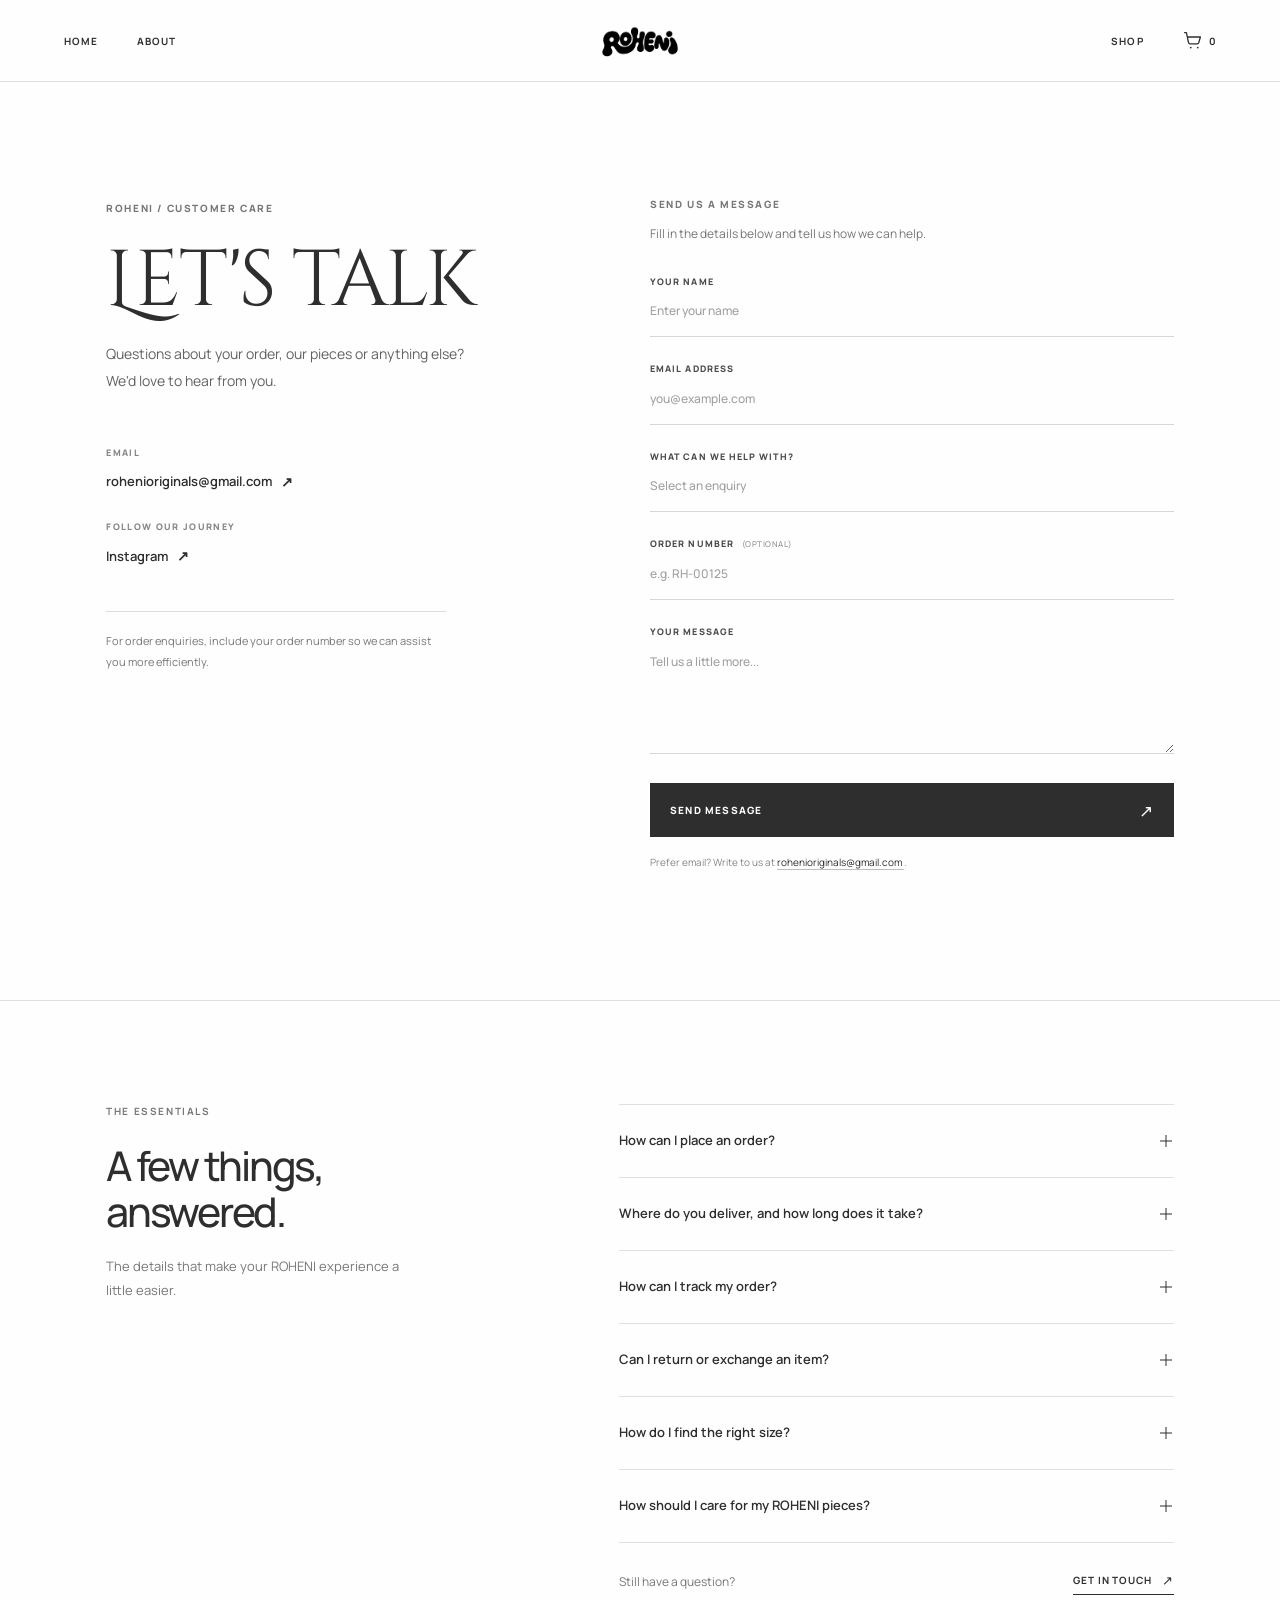
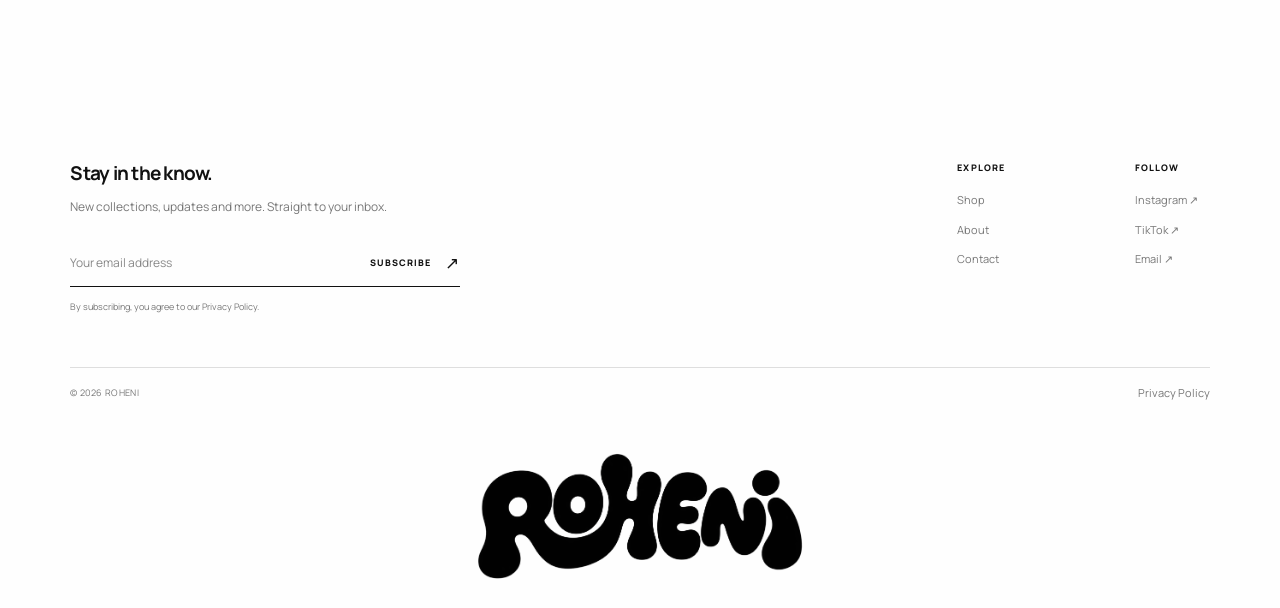
<file: Frontend/contact.html>
<!DOCTYPE html>
<html lang="en">
<head>
  <meta charset="UTF-8">
  <meta name="viewport" content="width=device-width, initial-scale=1.0">

  <title>Contact & Help | ROHENI</title>
  <meta
    name="description"
    content="Get in touch with ROHENI for assistance with orders, products and customer enquiries."
  >
  <meta name="theme-color" content="#FEFEFE">

  <!-- Google Fonts: ROHENI branding -->
  <link rel="preconnect" href="https://fonts.googleapis.com">
  <link rel="preconnect" href="https://fonts.gstatic.com" crossorigin>

<link
  href="https://fonts.googleapis.com/css2?family=Cinzel+Decorative:wght@400;700;900&family=Manrope:wght@400;500;600;700;800&display=swap"
  rel="stylesheet"
/>

  <!-- Contact page styles -->
  <link rel="stylesheet" href="styles/contact.css">

  <!-- Contact page scripts -->
  <script src="scripts/contact.js" defer></script>
</head>

<body>

    
    <!-- ROHENI — Vertical Scroll Progress -->
<div class="scroll-progress" aria-hidden="true">
  <div
    class="scroll-progress__fill"
    id="scroll-progress-fill"
  ></div>
</div>


  <!-- =========================================
       ROHENI — CONTACT NAVIGATION
  ========================================== -->

  <header class="site-header" id="site-header">

    <nav class="navbar" aria-label="Main navigation">

      <!-- Left navigation -->
      <div class="navbar__left">

        <a href="index.html" class="nav-link">
          HOME
        </a>

        <a href="about.html" class="nav-link">
          ABOUT
        </a>

      </div>

      <!-- Centered ROHENI logo -->
      <a
        href="index.html"
        class="navbar__brand"
        aria-label="ROHENI home"
      >
        <img
          src="images/logos/Logo.png"
          alt="ROHENI"
          class="brand-logo"
          width="140"
          height="44"
        >
      </a>

      <!-- Right navigation -->
      <div class="navbar__right">

        <a href="shop.html" class="nav-link">
          SHOP
        </a>

        <!-- Cart -->
        <a
          href="cart.html"
          class="nav-cart"
          aria-label="Shopping cart, 0 items"
        >
          <svg
            class="cart-icon"
            xmlns="http://www.w3.org/2000/svg"
            viewBox="0 0 24 24"
            fill="none"
            aria-hidden="true"
          >
            <path
              d="M3 3h2l2.4 11.2a2 2 0 0 0 2 1.6h7.9a2 2 0 0 0 1.9-1.4L21 8H6"
              stroke="currentColor"
              stroke-width="1.5"
              stroke-linecap="round"
              stroke-linejoin="round"
            />
            <circle
              cx="10"
              cy="20"
              r="1"
              fill="currentColor"
            />
            <circle
              cx="18"
              cy="20"
              r="1"
              fill="currentColor"
            />
          </svg>

          <span class="cart-count">0</span>
        </a>

        <!-- Mobile menu button -->
        <button
          class="menu-toggle"
          id="menu-toggle"
          type="button"
          aria-label="Open navigation menu"
          aria-expanded="false"
          aria-controls="mobile-menu"
        >
          <span></span>
          <span></span>
        </button>

      </div>

    </nav>

    <!-- Mobile navigation -->
    <div
      class="mobile-menu"
      id="mobile-menu"
      inert
    >

      <a href="index.html" class="mobile-menu__link">
        HOME
      </a>

      <a href="about.html" class="mobile-menu__link">
        ABOUT
      </a>

      <a href="shop.html" class="mobile-menu__link">
        SHOP
      </a>

      <a href="cart.html" class="mobile-menu__link">
        CART (0)
      </a>

    </div>

  </header>

<!-- =========================================
     ROHENI — CONTACT & ENQUIRIES
========================================== -->

<main class="contact-page">

  <section class="contact-section" id="contact" aria-labelledby="contact-title">

    <!-- Section introduction -->
    <div class="contact-intro">

      <p class="contact-eyebrow">
        ROHENI / CUSTOMER CARE
      </p>

      <h1 class="contact-title" id="contact-title">
        Let's talk
      </h1>

      <p class="contact-description">
        Questions about your order, our pieces or anything else?
        We'd love to hear from you.
      </p>

      <!-- Direct contact information -->
      <div class="contact-details">

        <div class="contact-detail">

          <span class="contact-detail__label">
            EMAIL
          </span>

          <a
            href="mailto:rohenioriginals@gmail.com"
            class="contact-email"
          >
            rohenioriginals@gmail.com
            <span aria-hidden="true">↗</span>
          </a>

        </div>

        <div class="contact-detail">

          <span class="contact-detail__label">
            FOLLOW OUR JOURNEY
          </span>

          <a
            href="https://www.instagram.com/rohenistudio/"
            class="contact-social-link"
            target="_blank"
            rel="noopener noreferrer"
          >
            Instagram
            <span aria-hidden="true">↗</span>
          </a>

        </div>

      </div>

      <!-- Subtle closing statement -->
      <p class="contact-note">
        For order enquiries, include your order number
        so we can assist you more efficiently.
      </p>

    </div>


    <!-- Contact form -->
    <div class="contact-form-wrapper">

      <div class="contact-form-header">

        <p class="contact-form-eyebrow">
          SEND US A MESSAGE
        </p>

        <p class="contact-form-description">
          Fill in the details below and tell us how we can help.
        </p>

      </div>


      <form class="contact-form" id="contact-form">

        <!-- Name -->
        <div class="contact-field">

          <label for="contact-name">
            YOUR NAME
          </label>

          <input
            type="text"
            id="contact-name"
            name="name"
            placeholder="Enter your name"
            autocomplete="name"
            required
          >

        </div>


        <!-- Email -->
        <div class="contact-field">

          <label for="contact-email">
            EMAIL ADDRESS
          </label>

          <input
            type="email"
            id="contact-email"
            name="email"
            placeholder="you@example.com"
            autocomplete="email"
            required
          >

        </div>


        <!-- Enquiry type -->
        <div class="contact-field">

          <label for="contact-subject">
            WHAT CAN WE HELP WITH?
          </label>

          <select
            id="contact-subject"
            name="subject"
            required
          >
            <option value="" disabled selected>
              Select an enquiry
            </option>

            <option value="Order enquiry">
              Order enquiry
            </option>

            <option value="Delivery">
              Delivery & shipping
            </option>

            <option value="Returns">
              Returns & exchanges
            </option>

            <option value="Product and sizing">
              Product, fit & sizing
            </option>

            <option value="General enquiry">
              Something else
            </option>

          </select>

        </div>


        <!-- Order number -->
        <div class="contact-field">

          <label for="contact-order">
            ORDER NUMBER
            <span class="contact-optional">(OPTIONAL)</span>
          </label>

          <input
            type="text"
            id="contact-order"
            name="orderNumber"
            placeholder="e.g. RH-00125"
            autocomplete="off"
          >

        </div>


        <!-- Message -->
        <div class="contact-field contact-field--message">

          <label for="contact-message">
            YOUR MESSAGE
          </label>

          <textarea
            id="contact-message"
            name="message"
            placeholder="Tell us a little more..."
            rows="4"
            required
          ></textarea>

        </div>


        <!-- Submit button: connect functionality later -->
        <button
          class="contact-submit"
          type="button"
          id="contact-submit"
        >
          <span>SEND MESSAGE</span>

          <span class="contact-submit__arrow" aria-hidden="true">
            ↗
          </span>
        </button>

        <p class="contact-form-footnote">
          Prefer email? Write to us at
          <a href="mailto:rohenioriginals@gmail.com">
            rohenioriginals@gmail.com
          </a>.
        </p>

      </form>

    </div>

  </section>

  
<!-- =========================================
     ROHENI — FREQUENTLY ASKED QUESTIONS
========================================= -->

<section class="faq-section" id="faq" aria-labelledby="faq-title">

  <div class="faq-intro">
    <p class="faq-eyebrow">THE ESSENTIALS</p>

    <h2 class="faq-title" id="faq-title">
      A few things, answered.
    </h2>

    <p class="faq-description">
      The details that make your ROHENI experience a little easier.
    </p>
  </div>

  <div class="faq-content">

    <div class="faq-list">

      <details class="faq-item">
        <summary class="faq-question">
          <span>How can I place an order?</span>
          <span class="faq-icon" aria-hidden="true"></span>
        </summary>
        <div class="faq-answer">
          <p>
            Explore our collection, select the piece you love, choose the
            available options and follow the checkout process to complete
            your order. If you need help placing an order, get in touch
            with our team.
          </p>
        </div>
      </details>

      <details class="faq-item">
        <summary class="faq-question">
          <span>Where do you deliver, and how long does it take?</span>
          <span class="faq-icon" aria-hidden="true"></span>
        </summary>
        <div class="faq-answer">
          <p>
            Delivery availability and estimated timelines can vary by
            destination. Please contact us with your location and we’ll
            help you confirm the available delivery options.
          </p>
        </div>
      </details>

      <details class="faq-item">
        <summary class="faq-question">
          <span>How can I track my order?</span>
          <span class="faq-icon" aria-hidden="true"></span>
        </summary>
        <div class="faq-answer">
          <p>
            If you need an update on your order, email us with your order
            number and we’ll help you check its status.
          </p>
        </div>
      </details>

      <details class="faq-item">
        <summary class="faq-question">
          <span>Can I return or exchange an item?</span>
          <span class="faq-icon" aria-hidden="true"></span>
        </summary>
        <div class="faq-answer">
          <p>
            Return and exchange eligibility depends on ROHENI’s current
            policy. Please contact us before sending an item back so we
            can guide you through the applicable process.
          </p>
        </div>
      </details>

      <details class="faq-item">
        <summary class="faq-question">
          <span>How do I find the right size?</span>
          <span class="faq-icon" aria-hidden="true"></span>
        </summary>
        <div class="faq-answer">
          <p>
            Check the sizing information provided on the product page
            before ordering. If you’re unsure about the fit, reach out
            with the piece you’re interested in and we’ll do our best
            to help.
          </p>
        </div>
      </details>

      <details class="faq-item">
        <summary class="faq-question">
          <span>How should I care for my ROHENI pieces?</span>
          <span class="faq-icon" aria-hidden="true"></span>
        </summary>
        <div class="faq-answer">
          <p>
            Follow the care label on your garment, as instructions may
            differ between fabrics and finishes. When in doubt, use
            the care guidance provided with the specific piece.
          </p>
        </div>
      </details>

    </div>

    <div class="faq-contact">
      <p>Still have a question?</p>
      <a href="#contact" class="faq-contact-link">
        GET IN TOUCH
        <span aria-hidden="true">↗</span>
      </a>
    </div>

  </div>

</section>


<!-- =========================================
     ROHENI — MINIMAL FOOTER
========================================= -->

<footer class="site-footer">

  <div class="footer-main">

    <!-- Email signup -->
    <div class="footer-newsletter">
      <h2 class="footer-heading">Stay in the know.</h2>

      <p class="footer-description">
        New collections, updates and more. Straight to your inbox.
      </p>

      <form class="footer-signup" id="footer-signup">
        <label class="visually-hidden" for="footer-email">
          Email address
        </label>

        <input
          type="email"
          id="footer-email"
          name="email"
          placeholder="Your email address"
          autocomplete="email"
          required
        />

        <button type="submit" aria-label="Subscribe to newsletter">
          <span>SUBSCRIBE</span>
          <span aria-hidden="true">↗</span>
        </button>
      </form>

      <p class="footer-signup-note" id="footer-signup-note">
        By subscribing, you agree to our Privacy Policy.
      </p>
    </div>

    <!-- Navigation -->
    <div class="footer-navigation">

      <div class="footer-link-group">
        <h3 class="footer-label">EXPLORE</h3>

        <a href="shop.html">Shop</a>
        <a href="about.html">About</a>
        <a href="contact.html">Contact</a>
      </div>

      <div class="footer-link-group">
        <h3 class="footer-label">FOLLOW</h3>

        <a
          href="https://www.instagram.com/rohenistudio?xtok=MW84dWE2eGE4YTZhdg=="
          target="_blank"
          rel="noopener noreferrer"
        >
          Instagram ↗
        </a>

        <a
          href="https://www.tiktok.com/@rohenistudio?is_from_webapp=1&sender_device=pc"
          target="_blank"
          rel="noopener noreferrer"
        >
          TikTok ↗
        </a>

        <a href="mailto:rohenioriginals@gmail.com">
          Email ↗
        </a>
      </div>

    </div>

  </div>

  <!-- Bottom details -->
  <div class="footer-bottom">
    <p>© <span id="footer-year">2026</span> ROHENI</p>

    <a href="privacy.html">Privacy Policy</a>
  </div>

  <!-- Oversized logo -->
  <a
    href="index.html"
    class="footer-logo"
    aria-label="ROHENI home"
  >
    <img
      src="images/logos/Logo.png"
      alt="ROHENI"
      loading="lazy"
    />
  </a>

</footer>


</main>


</body>
</html>
</file>
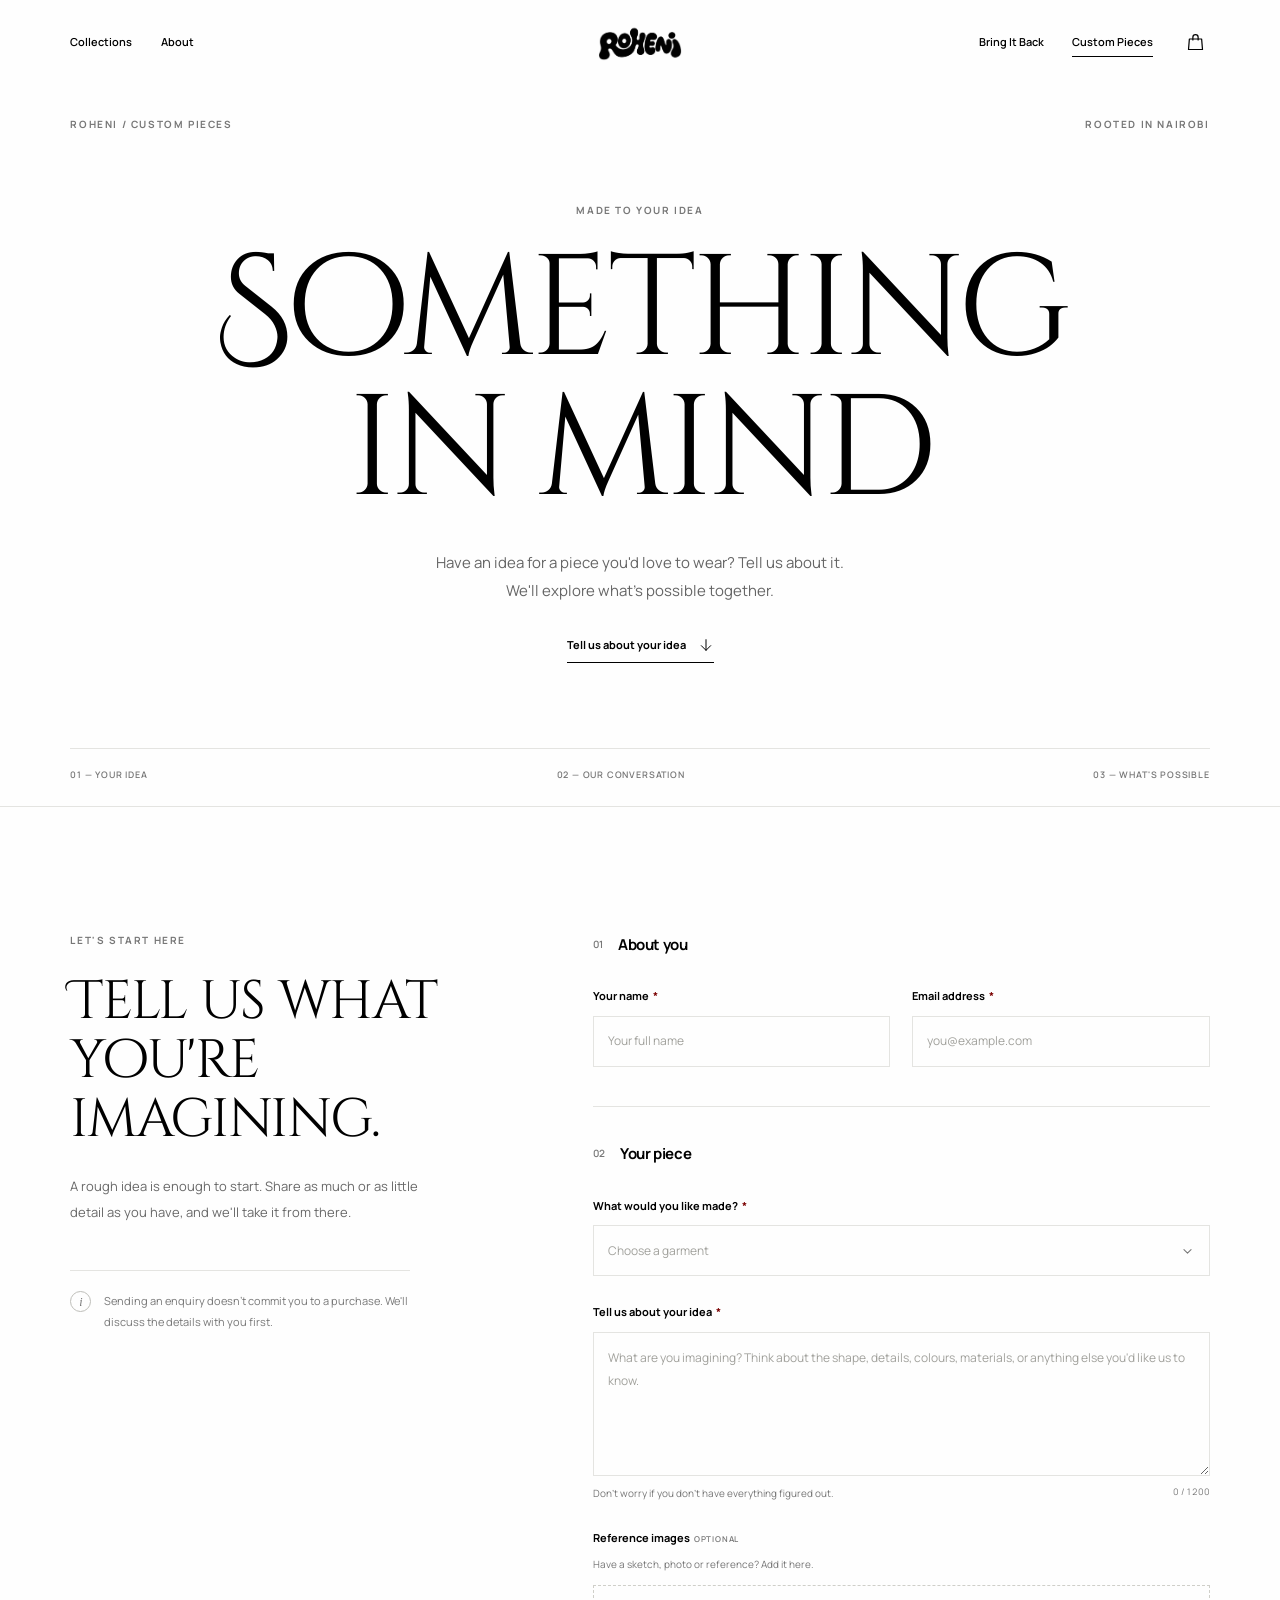
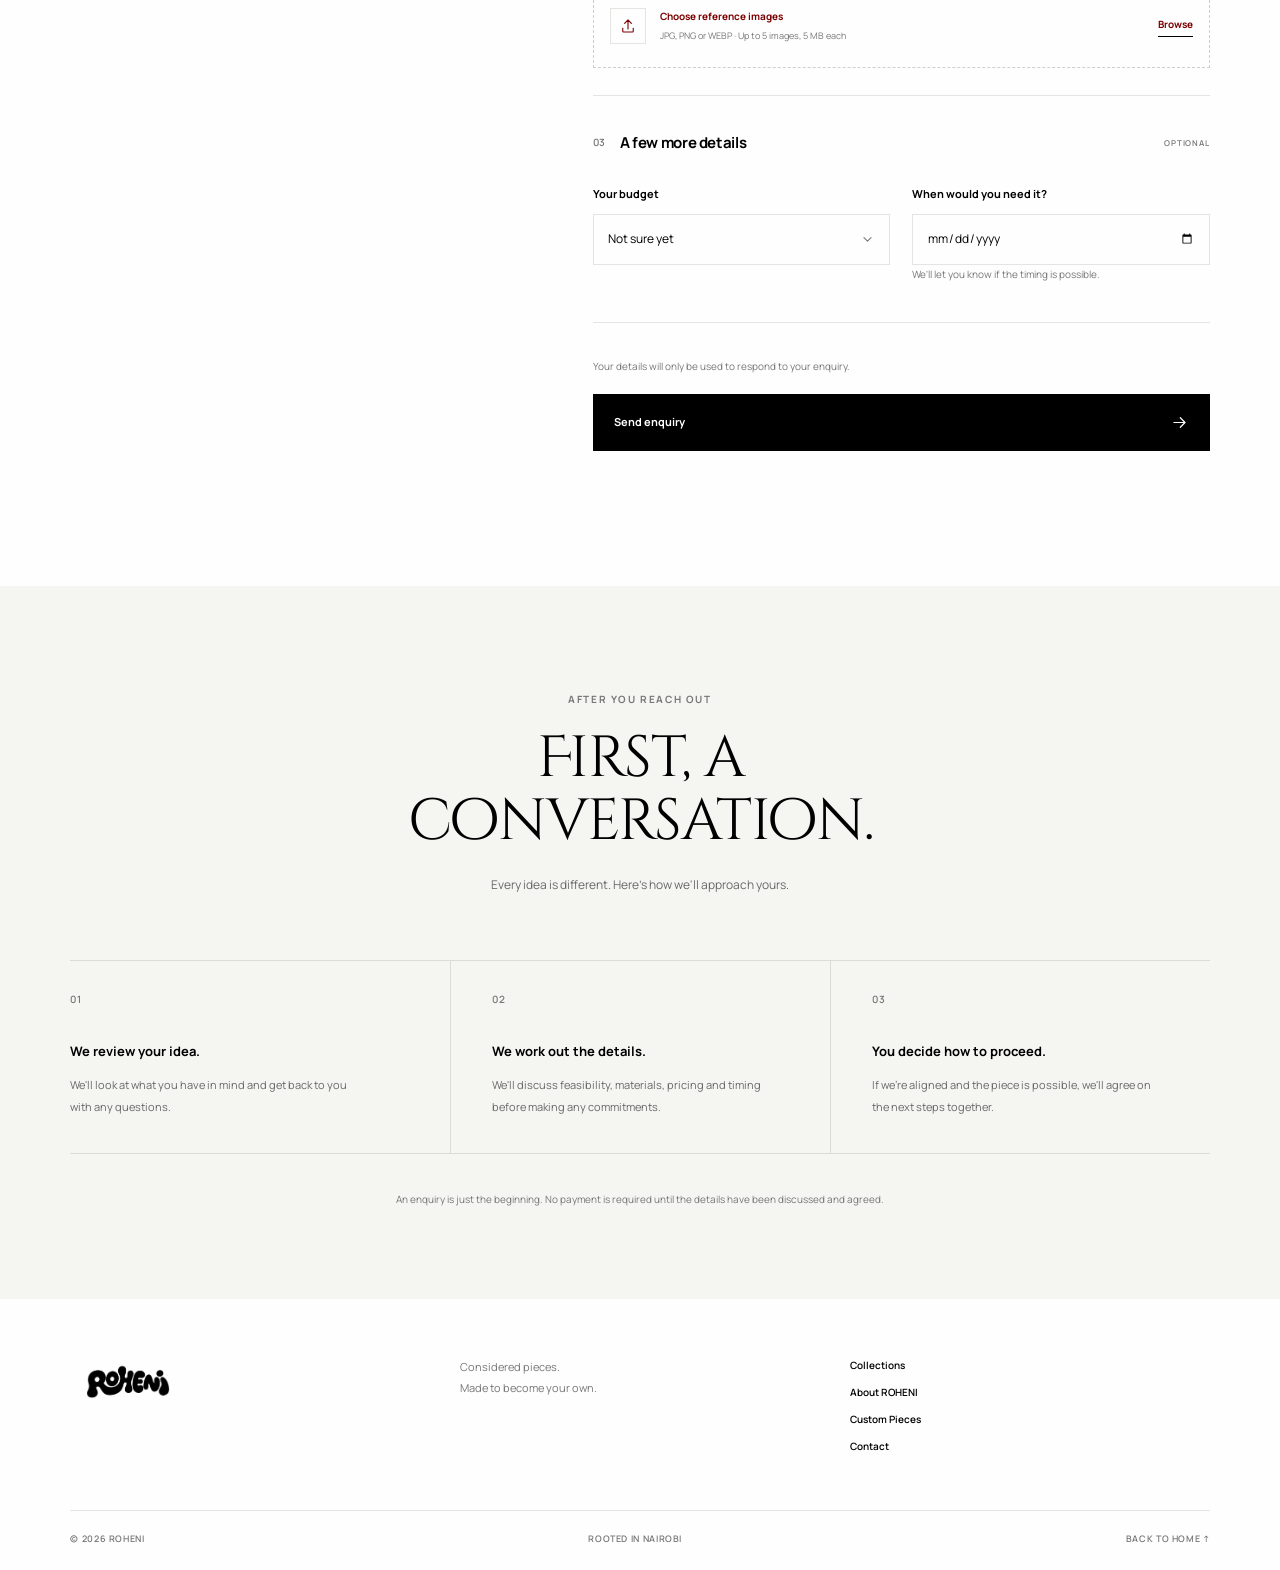
<file: Frontend/customs.html>
<!DOCTYPE html>
<html lang="en">
<head>
  <meta charset="UTF-8">
  <meta name="viewport" content="width=device-width, initial-scale=1.0">

  <title>Custom Pieces | ROHENI</title>
  <meta
    name="description"
    content="Have an idea for a custom garment? Tell ROHENI about it, and let's explore what's possible."
  >
  <meta name="theme-color" content="#FEFEFE">

  <link rel="preconnect" href="https://fonts.googleapis.com">
  <link rel="preconnect" href="https://fonts.gstatic.com" crossorigin>

<link
  href="https://fonts.googleapis.com/css2?family=Cinzel+Decorative:wght@400;700;900&family=Manrope:wght@400;500;600;700;800&display=swap"
  rel="stylesheet"
/>

  <link rel="stylesheet" href="styles/customs.css">
  <script src="scripts/customs.js" defer></script>
</head>

<body>

    
    <!-- ROHENI — Vertical Scroll Progress -->
<div class="scroll-progress" aria-hidden="true">
  <div
    class="scroll-progress__fill"
    id="scroll-progress-fill"
  ></div>
</div>

  <!-- =========================
       NAVIGATION
  ========================== -->

  <header class="site-header" id="site-header">
    <nav class="navbar" aria-label="Main navigation">

      <div class="nav-group nav-left">
        <a href="index.html#collection" class="nav-link">Collections</a>
        <a href="about.html" class="nav-link">About</a>
      </div>

      <a href="index.html" class="brand" aria-label="ROHENI home">
        <img
          src="images/logos/Logo.png"
          alt="ROHENI"
          class="brand-logo"
        >
      </a>

      <div class="nav-group nav-right">
        <a href="collection001.html#bring-it-back" class="nav-link">
          Bring It Back
        </a>

        <a
          href="customs.html"
          class="nav-link nav-link--current"
          aria-current="page"
        >
          Custom Pieces
        </a>

        <a href="index.html#cart" class="cart-link" aria-label="Shopping cart">
          <svg
            viewBox="0 0 24 24"
            fill="none"
            aria-hidden="true"
          >
            <path
              d="M5 8h14l1 12H4L5 8Z"
              stroke="currentColor"
              stroke-width="1.4"
              stroke-linejoin="round"
            />
            <path
              d="M9 9V6a3 3 0 0 1 6 0v3"
              stroke="currentColor"
              stroke-width="1.4"
              stroke-linecap="round"
            />
          </svg>
        </a>
      </div>

      <button
        class="menu-toggle"
        id="menu-toggle"
        type="button"
        aria-label="Open navigation menu"
        aria-expanded="false"
        aria-controls="mobile-menu"
      >
        <span></span>
        <span></span>
      </button>

    </nav>

    <!-- Full-screen mobile menu -->

    <div
      class="mobile-menu"
      id="mobile-menu"
      aria-hidden="true"
      inert
    >
      <div class="mobile-menu__top">
        <a href="index.html" class="mobile-menu__brand" aria-label="ROHENI home">
          <img src="images/logos/Logo.png" alt="ROHENI">
        </a>

        <button
          class="mobile-menu__close"
          id="mobile-menu-close"
          type="button"
          aria-label="Close navigation menu"
        >
          <span></span>
          <span></span>
        </button>
      </div>

      <nav class="mobile-menu__nav" aria-label="Mobile navigation">
        <a href="about.html" class="mobile-menu__link">
          <span class="mobile-menu__number">01</span>
          <span>About</span>
          <span class="mobile-menu__arrow" aria-hidden="true">↗</span>
        </a>

        <a href="index.html#shop" class="mobile-menu__link">
          <span class="mobile-menu__number">02</span>
          <span>Shop</span>
          <span class="mobile-menu__arrow" aria-hidden="true">↗</span>
        </a>

        <a href="index.html#collection" class="mobile-menu__link">
          <span class="mobile-menu__number">03</span>
          <span>Collection 001</span>
          <span class="mobile-menu__arrow" aria-hidden="true">↗</span>
        </a>

        <a href="customs.html" class="mobile-menu__link">
          <span class="mobile-menu__number">04</span>
          <span>Custom Pieces</span>
          <span class="mobile-menu__arrow" aria-hidden="true">↗</span>
        </a>

        <a href="index.html#contact" class="mobile-menu__link">
          <span class="mobile-menu__number">05</span>
          <span>Contact</span>
          <span class="mobile-menu__arrow" aria-hidden="true">↗</span>
        </a>
      </nav>

      <div class="mobile-menu__footer">
        <span>ROHENI</span>
        <span>ROOTED IN NAIROBI</span>
      </div>
    </div>
  </header>


  <main>

    <!-- =========================
         PAGE INTRODUCTION
    ========================== -->

    <section class="customs-intro" aria-labelledby="customs-title">

      <div class="customs-intro__top">
        <span class="eyebrow">ROHENI / CUSTOM PIECES</span>
        <span class="eyebrow customs-intro__location">
          ROOTED IN NAIROBI
        </span>
      </div>

      <div class="customs-intro__content">
        <p class="section-label">
          MADE TO YOUR IDEA
        </p>

        <h1 id="customs-title">
          Something<br>
          in mind
        </h1>

        <p class="customs-intro__description">
          Have an idea for a piece you'd love to wear?
          Tell us about it. We'll explore what's possible together.
        </p>

        <a href="#custom-enquiry" class="intro-link">
          <span>Tell us about your idea</span>

          <svg viewBox="0 0 24 24" fill="none" aria-hidden="true">
            <path
              d="M12 4v16M5 13l7 7 7-7"
              stroke="currentColor"
              stroke-width="1.5"
              stroke-linecap="round"
              stroke-linejoin="round"
            />
          </svg>
        </a>
      </div>

      <div class="customs-intro__bottom">
        <span>01 — YOUR IDEA</span>
        <span>02 — OUR CONVERSATION</span>
        <span>03 — WHAT'S POSSIBLE</span>
      </div>

    </section>


    <!-- =========================
         ENQUIRY SECTION
    ========================== -->

    <section
      class="custom-enquiry"
      id="custom-enquiry"
      aria-labelledby="enquiry-title"
    >

      <div class="custom-enquiry__intro">
        <p class="section-label">LET'S START HERE</p>

        <h2 id="enquiry-title">
          Tell us what<br>
          you're imagining.
        </h2>

        <p class="custom-enquiry__description">
          A rough idea is enough to start. Share as much or as little
          detail as you have, and we'll take it from there.
        </p>

        <div class="enquiry-note">
          <span class="enquiry-note__mark" aria-hidden="true">i</span>
          <p>
            Sending an enquiry doesn't commit you to a purchase.
            We'll discuss the details with you first.
          </p>
        </div>
      </div>


      <div class="custom-enquiry__form-wrap">

        <form
          class="custom-form"
          id="custom-form"
          action="#"
          method="post"
          enctype="multipart/form-data"
          novalidate
        >

          <div class="form-section-heading">
            <span class="form-section-heading__number">01</span>
            <h3>About you</h3>
          </div>

          <div class="form-grid">

            <div class="form-field">
              <label for="customer-name">
                Your name <span>*</span>
              </label>

              <input
                type="text"
                id="customer-name"
                name="name"
                placeholder="Your full name"
                autocomplete="name"
                required
              >

              <small class="field-error" id="name-error"></small>
            </div>

            <div class="form-field">
              <label for="customer-email">
                Email address <span>*</span>
              </label>

              <input
                type="email"
                id="customer-email"
                name="email"
                placeholder="you@example.com"
                autocomplete="email"
                required
              >

              <small class="field-error" id="email-error"></small>
            </div>

          </div>


          <div class="form-divider"></div>


          <div class="form-section-heading">
            <span class="form-section-heading__number">02</span>
            <h3>Your piece</h3>
          </div>

          <div class="form-field">
            <label for="garment-type">
              What would you like made? <span>*</span>
            </label>

            <div class="select-wrap">
              <select id="garment-type" name="garmentType" required>
                <option value="" selected disabled>
                  Choose a garment
                </option>
                <option value="Jacket">Jacket</option>
                <option value="Shirt or top">Shirt or top</option>
                <option value="Trousers">Trousers</option>
                <option value="Set">Set</option>
                <option value="Outerwear">Other outerwear</option>
                <option value="Other">Something else</option>
              </select>

              <svg viewBox="0 0 24 24" fill="none" aria-hidden="true">
                <path
                  d="m7 10 5 5 5-5"
                  stroke="currentColor"
                  stroke-width="1.5"
                  stroke-linecap="round"
                  stroke-linejoin="round"
                />
              </svg>
            </div>

            <small class="field-error" id="garment-error"></small>
          </div>


          <div class="form-field">
            <label for="idea-description">
              Tell us about your idea <span>*</span>
            </label>

            <textarea
              id="idea-description"
              name="description"
              rows="5"
              minlength="10"
              placeholder="What are you imagining? Think about the shape, details, colours, materials, or anything else you'd like us to know."
              required
            ></textarea>

            <div class="field-meta">
              <small class="field-hint">
                Don't worry if you don't have everything figured out.
              </small>

              <small class="character-count" id="character-count">
                0 / 1200
              </small>
            </div>

            <small class="field-error" id="description-error"></small>
          </div>


          <div class="form-field">
            <label for="reference-images">
              Reference images
              <span class="optional-label">OPTIONAL</span>
            </label>

            <p class="field-hint field-hint--top">
              Have a sketch, photo or reference? Add it here.
            </p>

            <label class="file-upload" for="reference-images">
              <span class="file-upload__icon" aria-hidden="true">
                <svg viewBox="0 0 24 24" fill="none">
                  <path
                    d="M12 16V4m0 0L7.5 8.5M12 4l4.5 4.5M5 15v4a1 1 0 0 0 1 1h12a1 1 0 0 0 1-1v-4"
                    stroke="currentColor"
                    stroke-width="1.5"
                    stroke-linecap="round"
                    stroke-linejoin="round"
                  />
                </svg>
              </span>

              <span class="file-upload__copy">
                <strong>Choose reference images</strong>
                <small>JPG, PNG or WEBP · Up to 5 images, 5 MB each</small>
              </span>

              <span class="file-upload__browse">Browse</span>
            </label>

            <input
              type="file"
              id="reference-images"
              name="references"
              accept="image/jpeg,image/png,image/webp"
              multiple
              hidden
            >

            <div
              class="file-list"
              id="file-list"
              aria-live="polite"
            ></div>

            <small class="field-error" id="files-error"></small>
          </div>


          <div class="form-divider"></div>


          <div class="form-section-heading">
            <span class="form-section-heading__number">03</span>
            <h3>A few more details</h3>
            <span class="optional-label">OPTIONAL</span>
          </div>

          <div class="form-grid">

            <div class="form-field">
              <label for="budget">
                Your budget
              </label>

              <div class="select-wrap">
                <select id="budget" name="budget">
                  <option value="" selected>Not sure yet</option>
                  <option value="Under KSh 5,000">Under KSh 5,000</option>
                  <option value="KSh 5,000–10,000">KSh 5,000–10,000</option>
                  <option value="KSh 10,000–20,000">KSh 10,000–20,000</option>
                  <option value="KSh 20,000+">KSh 20,000+</option>
                  <option value="Let's discuss">Let's discuss</option>
                </select>

                <svg viewBox="0 0 24 24" fill="none" aria-hidden="true">
                  <path
                    d="m7 10 5 5 5-5"
                    stroke="currentColor"
                    stroke-width="1.5"
                    stroke-linecap="round"
                    stroke-linejoin="round"
                  />
                </svg>
              </div>
            </div>

            <div class="form-field">
              <label for="needed-by">
                When would you need it?
              </label>

              <input
                type="date"
                id="needed-by"
                name="neededBy"
              >

              <small class="field-hint">
                We'll let you know if the timing is possible.
              </small>
            </div>

          </div>


          <div class="form-divider"></div>


          <div class="form-submit-area">

            <p class="form-privacy">
              Your details will only be used to respond to your enquiry.
            </p>

            <button
              type="submit"
              class="submit-button"
              id="submit-button"
            >
              <span class="submit-button__text">Send enquiry</span>

              <svg viewBox="0 0 24 24" fill="none" aria-hidden="true">
                <path
                  d="M5 12h14m-6-6 6 6-6 6"
                  stroke="currentColor"
                  stroke-width="1.5"
                  stroke-linecap="round"
                  stroke-linejoin="round"
                />
              </svg>
            </button>

            <p
              class="form-status"
              id="form-status"
              role="status"
              aria-live="polite"
              tabindex="-1"
            ></p>

          </div>

        </form>

      </div>

    </section>


    <!-- =========================
         WHAT HAPPENS NEXT
    ========================== -->

    <section class="custom-process" aria-labelledby="process-title">

      <div class="custom-process__heading">
        <p class="section-label">AFTER YOU REACH OUT</p>

        <h2 id="process-title">
          First, a conversation.
        </h2>

        <p>
          Every idea is different. Here's how we'll approach yours.
        </p>
      </div>

      <div class="process-steps">

        <article class="process-step">
          <span class="process-step__number">01</span>

          <h3>We review your idea.</h3>

          <p>
            We'll look at what you have in mind and get back to you
            with any questions.
          </p>
        </article>

        <article class="process-step">
          <span class="process-step__number">02</span>

          <h3>We work out the details.</h3>

          <p>
            We'll discuss feasibility, materials, pricing and timing
            before making any commitments.
          </p>
        </article>

        <article class="process-step">
          <span class="process-step__number">03</span>

          <h3>You decide how to proceed.</h3>

          <p>
            If we're aligned and the piece is possible, we'll agree
            on the next steps together.
          </p>
        </article>

      </div>

      <div class="process-note">
        <p>
          An enquiry is just the beginning. No payment is required
          until the details have been discussed and agreed.
        </p>
      </div>

    </section>

  </main>


  <!-- =========================
       FOOTER
  ========================== -->

  <footer class="site-footer" id="contact">

    <div class="footer-main">
      <a href="index.html" class="footer-brand" aria-label="ROHENI home">
        <img src="images/logos/Logo.png" alt="ROHENI">
      </a>

      <p class="footer-note">
        Considered pieces.<br>
        Made to become your own.
      </p>

      <div class="footer-links">
        <a href="index.html#collection">Collections</a>
        <a href="about.html">About ROHENI</a>
        <a href="customs.html" aria-current="page">Custom Pieces</a>
        <a href="index.html#contact">Contact</a>
      </div>
    </div>

    <div class="footer-bottom">
      <span>© <span id="current-year"></span> ROHENI</span>
      <span>ROOTED IN NAIROBI</span>
      <a href="index.html">BACK TO HOME ↑</a>
    </div>

  </footer>


  <!-- Scroll progress indicator -->

  <div class="scroll-progress" aria-hidden="true">
    <div
      class="scroll-progress__fill"
      id="scroll-progress-fill"
    ></div>
  </div>

</body>
</html>
</file>
<file: Frontend/styles/contact.css>
/* =========================================================
   ROHENI — CONTACT PAGE NAVIGATION
   Fonts: Modak + Manrope
   Background: #FEFEFE
   Text: #2E2E2E
========================================================= */


/* =========================
   1. ROOT & RESET
========================= */

:root {
  --color-background: #FEFEFE;
  --color-text: #2E2E2E;
  --color-muted: #777777;
  --color-border: rgba(46, 46, 46, 0.14);

  --font-heading: "Cinzel Decorative", serif;
  --font-body: "Manrope", sans-serif;

  --header-height: 82px;
  --page-gutter: clamp(20px, 5vw, 72px);

  --transition-fast: 220ms ease;
}



/* =========================================
   ROHENI — MINIMAL VERTICAL SCROLL PROGRESS
========================================= */

/* Hide the default browser scrollbar */
html {
  scrollbar-width: none;
  -ms-overflow-style: none;
}

html::-webkit-scrollbar {
  display: none;
  width: 0;
  height: 0;
}

/* Transparent vertical progress indicator */
.scroll-progress {
  position: fixed;
  top: 0;
  right: 0;
  z-index: 99999;

  width: 3px;
  height: 100vh;
  height: 100dvh;

  background: transparent;
  pointer-events: none;
}

/* Burgundy fill grows from top to bottom */
.scroll-progress__fill {
  position: absolute;
  top: 0;
  left: 0;

  width: 100%;
  height: 100%;

  background-color: #7A0000;

  transform: scaleY(0);
  transform-origin: top center;

  will-change: transform;
}

/* Refined sizing on mobile */
@media (max-width: 768px) {
  .scroll-progress {
    width: 2px;
  }
}


* {
  box-sizing: border-box;
}


html {
  scroll-behavior: smooth;
}


body {
  margin: 0;
  background: var(--color-background);
  color: var(--color-text);
  font-family: var(--font-body);
  -webkit-font-smoothing: antialiased;
  text-rendering: optimizeLegibility;
}


body,
button,
a {
  font-family: var(--font-body);
}


a {
  color: inherit;
  text-decoration: none;
}


button {
  color: inherit;
}


/* =========================
   2. SITE HEADER
========================= */

.site-header {
  position: sticky;
  top: 0;
  z-index: 1000;

  width: 100%;
  height: var(--header-height);

  background: var(--color-background);
  color: var(--color-text);

  border-bottom: 1px solid var(--color-border);

  isolation: isolate;
}


/* =========================
   3. DESKTOP NAVBAR
========================= */

.navbar {
  position: relative;

  display: grid;
  grid-template-columns: 1fr auto 1fr;
  align-items: center;

  width: 100%;
  height: 100%;

  padding-inline: var(--page-gutter);
}


.navbar__left,
.navbar__right {
  display: flex;
  align-items: center;
  gap: clamp(20px, 3vw, 44px);

  min-width: 0;
}


.navbar__left {
  justify-self: start;
}


.navbar__right {
  justify-self: end;
}


/* =========================
   4. NAVIGATION LINKS
========================= */

.nav-link {
  position: relative;

  display: inline-flex;
  align-items: center;

  padding-block: 8px;

  color: var(--color-text);

  font-size: 10px;
  font-weight: 700;
  letter-spacing: 0.11em;
  line-height: 1;

  white-space: nowrap;

  transition: opacity var(--transition-fast);
}


.nav-link::after {
  content: "";

  position: absolute;
  left: 0;
  bottom: 2px;

  width: 100%;
  height: 1px;

  background: currentColor;

  transform: scaleX(0);
  transform-origin: right;

  transition: transform var(--transition-fast);
}


.nav-link:hover {
  opacity: 0.8;
}


.nav-link:hover::after {
  transform: scaleX(1);
  transform-origin: left;
}


/* =========================
   5. CENTERED BRAND LOGO
========================= */

.navbar__brand {
  position: relative;

  display: flex;
  align-items: center;
  justify-content: center;

  justify-self: center;

  width: 140px;
  max-width: 100%;
}


.brand-logo {
  display: block;

  width: 100%;
  height: auto;
  max-height: 44px;

  object-fit: contain;
  object-position: center;
}


/* =========================
   6. CART ICON
========================= */

.nav-cart {
  display: inline-flex;
  align-items: center;
  justify-content: center;
  gap: 6px;

  min-width: 34px;
  min-height: 38px;

  color: var(--color-text);

  transition: opacity var(--transition-fast);
}


.nav-cart:hover {
  opacity: 0.65;
}


.cart-icon {
  display: block;

  width: 21px;
  height: 21px;
}


.cart-count {
  font-size: 10px;
  font-weight: 700;
  line-height: 1;
}


/* =========================
   7. MOBILE MENU BUTTON
========================= */

.menu-toggle {
  display: none;

  position: relative;

  align-items: center;
  justify-content: center;

  width: 40px;
  height: 40px;

  padding: 0;

  border: 0;
  background: transparent;

  cursor: pointer;
}


.menu-toggle span {
  position: absolute;

  width: 21px;
  height: 1.5px;

  background: var(--color-text);

  transition:
    transform var(--transition-fast),
    top var(--transition-fast);
}


.menu-toggle span:first-child {
  top: 16px;
}


.menu-toggle span:last-child {
  top: 23px;
}


/* Open menu icon */

.menu-toggle.is-active span:first-child {
  top: 20px;
  transform: rotate(45deg);
}


.menu-toggle.is-active span:last-child {
  top: 20px;
  transform: rotate(-45deg);
}


/* =========================
   8. MOBILE MENU PANEL
========================= */

.mobile-menu {
  display: none;
}


/* =========================
   9. TABLET
========================= */

@media (max-width: 900px) {

  :root {
    --header-height: 76px;
    --page-gutter: 28px;
  }

  .navbar__left,
  .navbar__right {
    gap: 22px;
  }

  .navbar__brand {
    width: 126px;
  }

  .brand-logo {
    max-height: 40px;
  }

}


/* =========================
   10. MOBILE NAVIGATION
========================= */

@media (max-width: 640px) {

  :root {
    --header-height: 68px;
    --page-gutter: 18px;
  }


  .navbar {
    grid-template-columns: 1fr auto 1fr;
  }


  /* Hide desktop text navigation */

  .navbar__left {
    display: none;
  }


  .navbar__right {
    gap: 12px;
  }


  .navbar__brand {
    width: 112px;
  }


  .brand-logo {
    max-height: 36px;
  }


  /* Keep the cart visible */

  .nav-cart {
    min-width: 32px;
    min-height: 36px;
    gap: 4px;
  }


  .cart-icon {
    width: 20px;
    height: 20px;
  }


  .cart-count {
    font-size: 9px;
  }


  /* Show mobile menu button */

  .menu-toggle {
    display: flex;
    width: 32px;
    height: 36px;
  }


  .menu-toggle span {
    width: 19px;
  }


  .menu-toggle span:first-child {
    top: 13px;
  }


  .menu-toggle span:last-child {
    top: 20px;
  }


  .menu-toggle.is-active span:first-child,
  .menu-toggle.is-active span:last-child {
    top: 17px;
  }


  /* Mobile dropdown */

  .mobile-menu {
    position: absolute;
    top: 100%;
    left: 0;

    display: flex;
    flex-direction: column;

    width: 100%;
    padding: 12px var(--page-gutter) 24px;

    background: var(--color-background);
    color: var(--color-text);

    border-bottom: 1px solid var(--color-border);

    opacity: 0;
    visibility: hidden;
    pointer-events: none;

    transform: translateY(-8px);

    transition:
      opacity var(--transition-fast),
      transform var(--transition-fast),
      visibility var(--transition-fast);
  }


  .mobile-menu.is-open {
    opacity: 1;
    visibility: visible;
    pointer-events: auto;

    transform: translateY(0);
  }


  .mobile-menu__link {
    display: flex;
    align-items: center;

    min-height: 52px;

    border-bottom: 1px solid var(--color-border);

    color: var(--color-text);

    font-size: 11px;
    font-weight: 700;
    letter-spacing: 0.12em;
  }


  .mobile-menu__link:last-child {
    border-bottom: 0;
  }

}


/* =========================
   11. SMALL MOBILE
========================= */

@media (max-width: 360px) {

  :root {
    --page-gutter: 12px;
  }

  .navbar__brand {
    width: 96px;
  }

  .navbar__right {
    gap: 7px;
  }

  .cart-icon {
    width: 18px;
    height: 18px;
  }

}


/* =========================
   12. ACCESSIBILITY
========================= */

.nav-link:focus-visible,
.navbar__brand:focus-visible,
.nav-cart:focus-visible,
.menu-toggle:focus-visible,
.mobile-menu__link:focus-visible {
  outline: 2px solid var(--color-text);
  outline-offset: 4px;
}


@media (prefers-reduced-motion: reduce) {

  *,
  *::before,
  *::after {
    scroll-behavior: auto !important;
    transition-duration: 0.01ms !important;
    animation-duration: 0.01ms !important;
  }

}



/* =========================================================
   ROHENI — CONTACT SECTION
   Fonts: Modak + Manrope
   Background: #FEFEFE
   Text: #2E2E2E
========================================================= */


/* =========================
   1. SECTION FOUNDATION
========================= */

.contact-page {
  width: 100%;
  background: #FEFEFE;
  color: #2E2E2E;
}

.contact-section {
  display: grid;
  grid-template-columns: minmax(0, 0.9fr) minmax(0, 1.1fr);
  align-items: start;

  width: 100%;
  max-width: 1440px;
  margin-inline: auto;

  padding:
    clamp(64px, 9vw, 128px)
    clamp(24px, 8.3vw, 120px)
    clamp(80px, 10vw, 140px);

  column-gap: clamp(48px, 9vw, 140px);
}


/* =========================
   2. LEFT INTRODUCTION
========================= */

.contact-intro {
  min-width: 0;
  padding-top: 4px;
}

.contact-eyebrow,
.contact-form-eyebrow {
  margin: 0;

  font-family: var(--font-body, "Manrope", sans-serif);
  font-size: 10px;
  font-weight: 800;
  line-height: 1.5;
  letter-spacing: 0.16em;
  text-transform: uppercase;

  color: #777777;
}

.contact-title {
  margin: 27px 0 20px;

  font-family: var(--font-heading, "Cinzel Decorative", serif);
  font-size: clamp(52px, 6.2vw, 88px);
  font-weight: 400;
  line-height: 0.98;
  letter-spacing: -0.035em;

  color: #2E2E2E;
}

.contact-title-period {
  color: #7A0000;
}

.contact-description {
  max-width: 390px;
  margin: 0;

  font-family: var(--font-body, "Manrope", sans-serif);
  font-size: 14px;
  font-weight: 400;
  line-height: 1.9;

  color: #626262;
}


/* =========================
   3. CONTACT DETAILS
========================= */

.contact-details {
  display: flex;
  flex-direction: column;
  gap: 27px;

  margin-top: 52px;
}

.contact-detail {
  display: flex;
  flex-direction: column;
  align-items: flex-start;
  gap: 10px;
}

.contact-detail__label {
  font-family: var(--font-body, "Manrope", sans-serif);
  font-size: 9px;
  font-weight: 800;
  line-height: 1.5;
  letter-spacing: 0.15em;

  color: #858585;
}

.contact-email,
.contact-social-link {
  display: inline-flex;
  align-items: center;
  gap: 9px;

  max-width: 100%;

  font-family: var(--font-body, "Manrope", sans-serif);
  font-size: 13px;
  font-weight: 600;
  line-height: 1.7;

  color: #2E2E2E;

  overflow-wrap: anywhere;

  text-decoration: none;
  text-underline-offset: 5px;

  transition:
    color 220ms ease,
    opacity 220ms ease;
}

.contact-email span,
.contact-social-link span {
  flex-shrink: 0;
  font-size: 14px;

  transition: transform 220ms ease;
}

.contact-email:hover,
.contact-social-link:hover {
  color: #7A0000;
}

.contact-email:hover span,
.contact-social-link:hover span {
  transform: translate(2px, -2px);
}

.contact-note {
  max-width: 340px;

  margin: 43px 0 0;
  padding-top: 19px;

  border-top: 1px solid rgba(46, 46, 46, 0.16);

  font-family: var(--font-body, "Manrope", sans-serif);
  font-size: 11px;
  font-weight: 400;
  line-height: 1.9;

  color: #777777;
}


/* =========================
   4. FORM CONTAINER
========================= */

.contact-form-wrapper {
  min-width: 0;
  width: 100%;
}

.contact-form-header {
  margin-bottom: 30px;
}

.contact-form-description {
  max-width: 390px;
  margin: 11px 0 0;

  font-family: var(--font-body, "Manrope", sans-serif);
  font-size: 12px;
  font-weight: 400;
  line-height: 1.8;

  color: #777777;
}


/* =========================
   5. FORM FIELDS
========================= */

.contact-form {
  display: flex;
  flex-direction: column;
  gap: 25px;

  width: 100%;
}

.contact-field {
  display: flex;
  flex-direction: column;
  gap: 11px;

  min-width: 0;
  width: 100%;
}

.contact-field label {
  display: block;

  font-family: var(--font-body, "Manrope", sans-serif);
  font-size: 9px;
  font-weight: 800;
  line-height: 1.5;
  letter-spacing: 0.12em;

  color: #4A4A4A;
}

.contact-optional {
  margin-left: 5px;

  font-size: 8px;
  font-weight: 500;
  letter-spacing: 0.06em;

  color: #929292;
}


/* Shared field appearance */

.contact-field input,
.contact-field select,
.contact-field textarea {
  display: block;

  width: 100%;
  min-width: 0;
  margin: 0;
  padding: 0 0 13px;

  border: 0;
  border-bottom: 1px solid #D8D8D8;
  border-radius: 0;
  outline: none;

  background: transparent;
  color: #2E2E2E;

  font-family: var(--font-body, "Manrope", sans-serif);
  font-size: 12px;
  font-weight: 500;
  line-height: 1.8;

  transition: border-color 220ms ease;

  -webkit-appearance: none;
  appearance: none;
}

.contact-field input,
.contact-field select {
  min-height: 38px;
}

.contact-field textarea {
  min-height: 105px;
  padding-top: 2px;
  resize: vertical;
}

.contact-field input::placeholder,
.contact-field textarea::placeholder {
  color: #A0A0A0;
  opacity: 1;
}

.contact-field select {
  cursor: pointer;
}

.contact-field select:invalid {
  color: #A0A0A0;
}

.contact-field select option {
  background: #FEFEFE;
  color: #2E2E2E;
}


/* Underline interaction */

.contact-field input:hover,
.contact-field select:hover,
.contact-field textarea:hover {
  border-bottom-color: #929292;
}

.contact-field input:focus,
.contact-field select:focus,
.contact-field textarea:focus {
  border-bottom-color: #2E2E2E;
}

.contact-field input:focus-visible,
.contact-field select:focus-visible,
.contact-field textarea:focus-visible {
  outline: none;
}


/* =========================
   6. SUBMIT BUTTON
========================= */

.contact-submit {
  display: flex;
  align-items: center;
  justify-content: space-between;
  gap: 20px;

  width: 100%;
  min-height: 54px;
  margin-top: 4px;
  padding: 0 19px;

  border: 1px solid #2E2E2E;
  border-radius: 0;

  background: #2E2E2E;
  color: #FEFEFE;

  font-family: var(--font-body, "Manrope", sans-serif);
  font-size: 10px;
  font-weight: 800;
  line-height: 1.5;
  letter-spacing: 0.12em;

  text-align: left;
  cursor: pointer;

  transition:
    background 220ms ease,
    color 220ms ease,
    border-color 220ms ease;
}

.contact-submit__arrow {
  display: inline-block;
  flex-shrink: 0;

  font-size: 17px;
  font-weight: 400;

  transition: transform 220ms ease;
}

.contact-submit:hover {
  background: #FEFEFE;
  color: #2E2E2E;
}

.contact-submit:hover .contact-submit__arrow {
  transform: translate(3px, -3px);
}

.contact-submit:focus-visible {
  outline: 2px solid #7A0000;
  outline-offset: 4px;
}

.contact-form-footnote {
  margin: -9px 0 0;

  font-family: var(--font-body, "Manrope", sans-serif);
  font-size: 10px;
  line-height: 1.9;

  color: #858585;
}

.contact-form-footnote a {
  color: #2E2E2E;
  text-decoration: underline;
  text-decoration-color: #BDBDBD;
  text-underline-offset: 3px;
}


/* =========================
   7. TABLET
========================= */

@media (max-width: 900px) {

  .contact-section {
    grid-template-columns: minmax(0, 0.85fr) minmax(0, 1.15fr);

    padding:
      76px
      clamp(28px, 5vw, 48px)
      100px;

    column-gap: clamp(32px, 5vw, 60px);
  }

  .contact-title {
    font-size: clamp(52px, 7vw, 72px);
  }

  .contact-details {
    margin-top: 40px;
  }

}


/* =========================
   8. MOBILE
========================= */

@media (max-width: 640px) {

  .contact-section {
    grid-template-columns: minmax(0, 1fr);
    row-gap: 54px;

    padding:
      53px
      22px
      76px;
  }

  .contact-intro {
    padding-top: 0;
  }

  .contact-title {
    margin-top: 23px;
    margin-bottom: 17px;

    font-size: clamp(54px, 12vw, 72px);
    line-height: 1;
  }

  .contact-description {
    max-width: 410px;
    font-size: 13px;
    line-height: 1.9;
  }

  .contact-details {
    display: grid;
    grid-template-columns: minmax(0, 1fr) minmax(0, 1fr);
    align-items: start;
    gap: 20px;

    margin-top: 34px;
  }

  .contact-detail {
    gap: 9px;
  }

  .contact-email,
  .contact-social-link {
    gap: 5px;
    font-size: 11px;
  }

  .contact-note {
    max-width: 400px;
    margin-top: 29px;
    padding-top: 15px;

    font-size: 10px;
  }

  .contact-form-header {
    margin-bottom: 27px;
  }

  .contact-form-description {
    font-size: 11px;
  }

  .contact-form {
    gap: 24px;
  }

  .contact-field {
    gap: 10px;
  }

  .contact-field input,
  .contact-field select,
  .contact-field textarea {
    font-size: 13px;
  }

  .contact-submit {
    min-height: 54px;
  }

}


/* =========================
   9. SMALL MOBILE
========================= */

@media (max-width: 360px) {

  .contact-section {
    padding-right: 17px;
    padding-left: 17px;
    row-gap: 46px;
  }

  .contact-title {
    font-size: 52px;
  }

  .contact-details {
    grid-template-columns: minmax(0, 1fr);
    gap: 22px;
  }

  .contact-email,
  .contact-social-link {
    font-size: 12px;
  }

}


/* =========================
   10. REDUCED MOTION
========================= */

@media (prefers-reduced-motion: reduce) {

  .contact-email,
  .contact-social-link,
  .contact-email span,
  .contact-social-link span,
  .contact-field input,
  .contact-field select,
  .contact-field textarea,
  .contact-submit,
  .contact-submit__arrow {
    transition: none;
  }

}



/* =========================================================
   ROHENI — FAQ SECTION
========================================================= */

.faq-section {
  display: grid;
  grid-template-columns: minmax(0, 0.85fr) minmax(0, 1.15fr);
  gap: clamp(40px, 8vw, 120px);

  width: 100%;
  max-width: 1440px;
  margin-inline: auto;

  padding: clamp(64px, 8vw, 112px)
    clamp(24px, 8.3vw, 120px);

  background: var(--color-background);
  color: var(--color-text);
  border-top: 1px solid var(--color-border);
}


/* =========================
   INTRODUCTION
========================= */

.faq-intro {
  max-width: 390px;
  align-self: start;
}

.faq-eyebrow {
  margin: 0 0 24px;

  font-family: var(--font-body);
  font-size: 10px;
  font-weight: 700;
  letter-spacing: 0.16em;
  line-height: 1.5;

  color: var(--color-muted);
}

.faq-title {
  max-width: 360px;
  margin: 0;

  font-family: var(--font-body);
  font-size: clamp(30px, 3.2vw, 46px);
  font-weight: 500;
  letter-spacing: -0.055em;
  line-height: 1.12;

  color: var(--color-text);
  text-wrap: balance;
}

.faq-description {
  max-width: 320px;
  margin: 20px 0 0;

  font-family: var(--font-body);
  font-size: 13px;
  font-weight: 400;
  line-height: 1.85;

  color: var(--color-muted);
}


/* =========================
   FAQ LIST
========================= */

.faq-content {
  min-width: 0;
}

.faq-list {
  width: 100%;
  border-top: 1px solid var(--color-border);
}

.faq-item {
  margin: 0;
  border-bottom: 1px solid var(--color-border);
}

.faq-question {
  display: flex;
  align-items: center;
  justify-content: space-between;
  gap: 20px;

  min-height: 72px;
  padding: 20px 0;

  list-style: none;
  cursor: pointer;

  font-family: var(--font-body);
  font-size: 13px;
  font-weight: 600;
  line-height: 1.6;

  color: var(--color-text);

  transition: color 180ms ease;
}

.faq-question::-webkit-details-marker {
  display: none;
}

.faq-question::marker {
  content: "";
}

.faq-question > span:first-child {
  flex: 1;
  min-width: 0;
}

.faq-question:hover {
  color: var(--color-muted);
}


/* Minimal plus / minus icon */

.faq-icon {
  position: relative;
  flex: 0 0 16px;

  width: 16px;
  height: 16px;

  color: var(--color-text);
}

.faq-icon::before,
.faq-icon::after {
  content: "";
  position: absolute;
  top: 50%;
  left: 50%;

  width: 12px;
  height: 1px;

  background: currentColor;
  transform: translate(-50%, -50%);

  transition: transform 220ms ease;
}

.faq-icon::after {
  transform: translate(-50%, -50%) rotate(90deg);
}

.faq-item[open] .faq-icon::after {
  transform: translate(-50%, -50%) rotate(0deg);
}


/* =========================
   FAQ ANSWER
========================= */

.faq-answer {
  padding: 0 28px 24px 0;

  animation: faqReveal 220ms ease both;
}

.faq-answer p {
  max-width: 520px;
  margin: 0;

  font-family: var(--font-body);
  font-size: 12px;
  font-weight: 400;
  line-height: 1.9;

  color: var(--color-muted);
}

@keyframes faqReveal {
  from {
    opacity: 0;
    transform: translateY(-4px);
  }

  to {
    opacity: 1;
    transform: translateY(0);
  }
}


/* =========================
   CONTACT PROMPT
========================= */

.faq-contact {
  display: flex;
  align-items: center;
  justify-content: space-between;
  flex-wrap: wrap;
  gap: 16px;

  padding-top: 28px;
}

.faq-contact > p {
  margin: 0;

  font-family: var(--font-body);
  font-size: 12px;
  font-weight: 400;
  line-height: 1.7;

  color: var(--color-muted);
}

.faq-contact-link {
  display: inline-flex;
  align-items: center;
  gap: 10px;

  padding-bottom: 5px;
  border-bottom: 1px solid var(--color-text);

  font-family: var(--font-body);
  font-size: 10px;
  font-weight: 700;
  letter-spacing: 0.09em;
  text-decoration: none;

  color: var(--color-text);

  transition:
    color 180ms ease,
    border-color 180ms ease;
}

.faq-contact-link span {
  font-size: 13px;
  font-weight: 400;
  transition: transform 180ms ease;
}

.faq-contact-link:hover {
  color: var(--color-muted);
  border-color: var(--color-muted);
}

.faq-contact-link:hover span {
  transform: translate(2px, -2px);
}


/* =========================
   KEYBOARD ACCESSIBILITY
========================= */

.faq-question:focus-visible,
.faq-contact-link:focus-visible {
  outline: 2px solid var(--color-text);
  outline-offset: 5px;
}


/* =========================
   TABLET
========================= */

@media (max-width: 900px) {
  .faq-section {
    grid-template-columns: minmax(0, 0.75fr) minmax(0, 1.25fr);
    gap: clamp(28px, 5vw, 56px);

    padding: 76px clamp(28px, 6vw, 64px);
  }

  .faq-title {
    font-size: clamp(30px, 4vw, 38px);
  }

  .faq-question {
    min-height: 68px;
    font-size: 12px;
  }
}


/* =========================
   MOBILE
========================= */

@media (max-width: 640px) {
  .faq-section {
    grid-template-columns: minmax(0, 1fr);
    gap: 36px;

    padding: 64px 24px 72px;
  }

  .faq-intro {
    max-width: 440px;
  }

  .faq-eyebrow {
    margin-bottom: 18px;
    font-size: 9px;
  }

  .faq-title {
    max-width: 340px;
    font-size: clamp(32px, 8vw, 40px);
    line-height: 1.12;
  }

  .faq-description {
    max-width: 340px;
    margin-top: 16px;
    font-size: 12px;
    line-height: 1.8;
  }

  .faq-question {
    min-height: 66px;
    gap: 16px;
    padding: 19px 0;

    font-size: 12px;
    line-height: 1.65;
  }

  .faq-answer {
    padding: 0 22px 22px 0;
  }

  .faq-answer p {
    font-size: 12px;
    line-height: 1.85;
  }

  .faq-contact {
    align-items: flex-start;
    gap: 14px;
    padding-top: 24px;
  }
}


/* =========================
   SMALL MOBILE
========================= */

@media (max-width: 380px) {
  .faq-section {
    padding-inline: 20px;
  }

  .faq-title {
    font-size: 30px;
  }

  .faq-question {
    font-size: 11px;
  }

  .faq-contact {
    flex-direction: column;
    align-items: flex-start;
  }
}


/* =========================
   REDUCED MOTION
========================= */

@media (prefers-reduced-motion: reduce) {
  .faq-icon::before,
  .faq-icon::after,
  .faq-contact-link,
  .faq-contact-link span {
    transition: none;
  }

  .faq-answer {
    animation: none;
  }
}



/* =========================================
   ROHENI — MINIMAL FOOTER
========================================= */

.site-footer {
  --footer-bg: #fefefe;
  --footer-text: #111111;
  --footer-muted: #777777;
  --footer-line: #dedede;

  position: relative;
  width: 100%;
  overflow: hidden;

  padding: 64px 5.5% 0;

  background: var(--footer-bg);
  color: var(--footer-text);

  font-family: var(--font-body, "Manrope", sans-serif);
}

/* Main footer layout */

.footer-main {
  display: grid;
  grid-template-columns: 1fr auto;
  gap: 70px;

  padding-bottom: 52px;
}

/* Newsletter */

.footer-newsletter {
  width: 100%;
  max-width: 390px;
}

.footer-heading {
  margin: 0 0 10px;

  font-family: var(--font-body, "Manrope", sans-serif);
  font-size: 19px;
  font-weight: 700;
  line-height: 1.3;
  letter-spacing: -0.04em;
}

.footer-description {
  max-width: 330px;

  margin: 0 0 22px;

  font-size: 12px;
  line-height: 1.8;
  color: var(--footer-muted);
}

/* Newsletter input */

.footer-signup {
  display: flex;
  align-items: center;
  gap: 12px;

  width: 100%;
  min-height: 46px;

  border-bottom: 1px solid var(--footer-text);
}

.footer-signup input {
  flex: 1;
  min-width: 0;

  padding: 12px 0;

  border: 0;
  outline: none;
  border-radius: 0;

  background: transparent;
  color: var(--footer-text);

  font-family: inherit;
  font-size: 12px;
}

.footer-signup input::placeholder {
  color: #888888;
}

.footer-signup:focus-within {
  border-bottom-width: 2px;
}

.footer-signup button {
  display: inline-flex;
  align-items: center;
  justify-content: space-between;
  gap: 15px;

  padding: 12px 0;

  border: 0;
  background: transparent;
  color: var(--footer-text);

  font-family: inherit;
  font-size: 9px;
  font-weight: 800;
  letter-spacing: 0.1em;

  cursor: pointer;
}

.footer-signup button span:last-child {
  font-size: 17px;
  font-weight: 400;

  transition: transform 0.25s ease;
}

.footer-signup button:hover span:last-child {
  transform: translate(3px, -3px);
}

.footer-signup-note {
  margin: 12px 0 0;

  font-size: 9px;
  line-height: 1.7;
  color: var(--footer-muted);
}

/* Link columns */

.footer-navigation {
  display: flex;
  gap: clamp(48px, 8vw, 120px);
}

.footer-link-group {
  display: flex;
  flex-direction: column;
  align-items: flex-start;
  gap: 13px;

  min-width: 75px;
}

.footer-label {
  margin: 0 0 5px;

  font-family: inherit;
  font-size: 9px;
  font-weight: 800;
  letter-spacing: 0.13em;
}

.footer-link-group a,
.footer-bottom a {
  color: var(--footer-muted);
  font-size: 11px;
  line-height: 1.5;
  text-decoration: none;

  transition: color 0.2s ease;
}

.footer-link-group a:hover,
.footer-bottom a:hover {
  color: var(--footer-text);
}

/* Bottom bar */

.footer-bottom {
  display: flex;
  justify-content: space-between;
  align-items: center;
  gap: 20px;

  padding: 17px 0;

  border-top: 1px solid var(--footer-line);
}

.footer-bottom p {
  margin: 0;

  font-size: 9px;
  letter-spacing: 0.04em;
  color: var(--footer-muted);
}

/* Oversized logo */

.footer-logo {
  display: block;
  width: 100%;

  margin: 0;
  padding: 0;

  line-height: 0;
  text-decoration: none;
}

.footer-logo img {
  display: block;

  width: 100%;
  height: auto;
  max-height: 190px;

  object-fit: contain;
  object-position: center bottom;
}

/* Screen-reader-only label */

.visually-hidden {
  position: absolute;

  width: 1px;
  height: 1px;

  padding: 0;
  margin: -1px;

  overflow: hidden;
  clip: rect(0, 0, 0, 0);
  white-space: nowrap;
  border: 0;
}

/* =========================================
   TABLET
========================================= */

@media (max-width: 768px) {
  .site-footer {
    padding: 46px 5% 0;
  }

  .footer-main {
    grid-template-columns: 1fr;
    gap: 38px;

    padding-bottom: 36px;
  }

  .footer-newsletter {
    max-width: 430px;
  }

  .footer-navigation {
    gap: clamp(55px, 15vw, 120px);
  }

  .footer-logo img {
    max-height: 130px;
  }
}

/* =========================================
   SMALL MOBILE
========================================= */

@media (max-width: 420px) {
  .site-footer {
    padding: 38px 20px 0;
  }

  .footer-main {
    gap: 34px;
    padding-bottom: 30px;
  }

  .footer-heading {
    font-size: 18px;
  }

  .footer-navigation {
    justify-content: space-between;
    gap: 24px;
  }

  .footer-link-group {
    gap: 12px;
  }

  .footer-bottom {
    padding: 15px 0;
  }

  .footer-logo img {
    max-height: 90px;
  }
}

@media (prefers-reduced-motion: reduce) {
  .footer-signup button span:last-child,
  .footer-link-group a,
  .footer-bottom a {
    transition: none;
  }
}
</file>
<file: Frontend/styles/customs.css>
/* =========================================================
   ROHENI — CUSTOM PIECES
   Fonts: Modak + Manrope
   Colours: #FEFEFE + #2E2E2E
========================================================= */


/* =========================
   1. ROOT & RESET
========================= */

:root {
  --custom-bg: #FEFEFE;
  --custom-text: black;
  --custom-muted: #777777;
  --custom-border: #E4E4E1;
  --custom-soft: #F5F5F2;
  --custom-accent: #7A0000;

  --font-heading: "Cinzel Decorative", serif;
  --font-body: "Manrope", sans-serif;

  --header-height: 86px;
  --page-padding: clamp(22px, 5.5vw, 88px);
  --content-width: 1440px;

  --transition: 240ms ease;
}

* {
  box-sizing: border-box;
}

html {
  scroll-behavior: smooth;
  scroll-padding-top: calc(var(--header-height) + 24px);
}



/* =========================================
   ROHENI — MINIMAL VERTICAL SCROLL PROGRESS
========================================= */

/* Hide the default browser scrollbar */
html {
  scrollbar-width: none;
  -ms-overflow-style: none;
}

html::-webkit-scrollbar {
  display: none;
  width: 0;
  height: 0;
}

/* Transparent vertical progress indicator */
.scroll-progress {
  position: fixed;
  top: 0;
  right: 0;
  z-index: 99999;

  width: 3px;
  height: 100vh;
  height: 100dvh;

  background: transparent;
  pointer-events: none;
}

/* Burgundy fill grows from top to bottom */
.scroll-progress__fill {
  position: absolute;
  top: 0;
  left: 0;

  width: 100%;
  height: 100%;

  background-color: #7A0000;

  transform: scaleY(0);
  transform-origin: top center;

  will-change: transform;
}

/* Refined sizing on mobile */
@media (max-width: 768px) {
  .scroll-progress {
    width: 2px;
  }
}


body {
  margin: 0;
  background: var(--custom-bg);
  color: var(--custom-text);
  font-family: var(--font-body);
  font-size: 14px;
  line-height: 1.7;
  -webkit-font-smoothing: antialiased;
  text-rendering: optimizeLegibility;
}

body.menu-open {
  overflow: hidden;
}

img,
svg {
  display: block;
  max-width: 100%;
}

button,
input,
textarea,
select {
  font: inherit;
}

button,
a,
input,
textarea,
select {
  -webkit-tap-highlight-color: transparent;
}

button {
  color: inherit;
}

a {
  color: inherit;
  text-decoration: none;
}

button:focus-visible,
a:focus-visible,
input:focus-visible,
select:focus-visible,
textarea:focus-visible,
.file-upload:focus-within {
  outline: 2px solid var(--custom-accent);
  outline-offset: 4px;
}

::selection {
  background: var(--custom-text);
  color: var(--custom-bg);
}

section {
  scroll-margin-top: calc(var(--header-height) + 20px);
}

.section-label,
.eyebrow {
  margin: 0;
  font-size: 10px;
  font-weight: 700;
  letter-spacing: 0.16em;
  line-height: 1.6;
  text-transform: uppercase;
}

.eyebrow {
  color: var(--custom-muted);
}

.section-label {
  color: var(--custom-muted);
}


/* =========================
   2. NAVIGATION
========================= */

.site-header {
  position: sticky;
  top: 0;
  z-index: 1000;
  width: 100%;
  height: var(--header-height);
  background: var(--custom-bg);
  border-bottom: 1px solid transparent;
  transition:
    background var(--transition),
    border-color var(--transition),
    box-shadow var(--transition);
}

.site-header.is-scrolled {
  background: rgba(254, 254, 254, 0.92);
  border-bottom-color: rgba(46, 46, 46, 0.08);
  box-shadow: 0 4px 24px rgba(0, 0, 0, 0.025);
  -webkit-backdrop-filter: blur(18px);
  backdrop-filter: blur(18px);
}

.navbar {
  position: relative;
  display: grid;
  grid-template-columns: 1fr auto 1fr;
  align-items: center;
  width: 100%;
  height: 100%;
  padding: 0 var(--page-padding);
}

.nav-group {
  display: flex;
  align-items: center;
  gap: clamp(18px, 2.2vw, 36px);
}

.nav-left {
  justify-content: flex-start;
}

.nav-right {
  justify-content: flex-end;
}

.nav-link {
  position: relative;
  padding: 8px 0;
  color: var(--custom-text);
  font-size: 11px;
  font-weight: 600;
  white-space: nowrap;
}

.nav-link::after {
  position: absolute;
  right: 0;
  bottom: 3px;
  left: 0;
  height: 1px;
  background: currentColor;
  content: "";
  transform: scaleX(0);
  transform-origin: right;
  transition: transform var(--transition);
}

.nav-link:hover::after,
.nav-link--current::after {
  transform: scaleX(1);
  transform-origin: left;
}

.brand {
  display: flex;
  align-items: center;
  justify-content: center;
}

.brand-logo {
  width: clamp(90px, 9vw, 124px);
  max-height: 48px;
  object-fit: contain;
}

.cart-link {
  display: grid;
  width: 28px;
  height: 36px;
  place-items: center;
}

.cart-link svg {
  width: 21px;
  height: 21px;
}


/* =========================
   3. MOBILE MENU TOGGLE
========================= */

.menu-toggle {
  display: none;
  position: relative;
  z-index: 10003;
  width: 44px;
  height: 44px;
  padding: 0;
  border: 0;
  background: transparent;
  cursor: pointer;
  align-items: center;
  justify-content: center;
  flex-direction: column;
  gap: 6px;
}

.menu-toggle span {
  display: block;
  width: 23px;
  height: 1px;
  background: var(--custom-text);
  transition:
    transform var(--transition),
    opacity var(--transition),
    background var(--transition);
}

.menu-toggle.is-active span:first-child {
  transform: translateY(3.5px) rotate(45deg);
}

.menu-toggle.is-active span:last-child {
  transform: translateY(-3.5px) rotate(-45deg);
}


/* =========================
   4. FULL-SCREEN MOBILE MENU
========================= */

.mobile-menu {
  position: fixed;
  inset: 0;
  z-index: 10002;

  display: flex;
  flex-direction: column;

  width: 100%;
  height: 100vh;
  height: 100dvh;

  padding:
    max(22px, env(safe-area-inset-top))
    var(--page-padding)
    max(22px, env(safe-area-inset-bottom));

  overflow-y: auto;

  background: rgba(24, 24, 24, 0.94);
  color: #FEFEFE;

  -webkit-backdrop-filter: blur(24px);
  backdrop-filter: blur(24px);

  opacity: 0;
  visibility: hidden;
  pointer-events: none;

  transform: translateY(-8px);

  transition:
    opacity 300ms ease,
    visibility 300ms ease,
    transform 300ms ease;
}

.site-header.menu-open .mobile-menu {
  opacity: 1;
  visibility: visible;
  pointer-events: auto;
  transform: translateY(0);
}

.mobile-menu__top {
  display: flex;
  align-items: center;
  justify-content: space-between;
  min-height: 54px;
}

.mobile-menu__brand {
  display: inline-flex;
  align-items: center;
}

.mobile-menu__brand img {
  width: 106px;
  max-height: 42px;
  object-fit: contain;
  filter: brightness(0) invert(1);
}

.mobile-menu__close {
  display: grid;
  width: 44px;
  height: 44px;
  padding: 0;
  place-items: center;
  border: 1px solid rgba(255, 255, 255, 0.24);
  border-radius: 50%;
  background: transparent;
  cursor: pointer;
}

.mobile-menu__close span {
  position: absolute;
  width: 18px;
  height: 1px;
  background: #FEFEFE;
}

.mobile-menu__close span:first-child {
  transform: rotate(45deg);
}

.mobile-menu__close span:last-child {
  transform: rotate(-45deg);
}

.mobile-menu__nav {
  display: flex;
  flex-direction: column;
  justify-content: center;
  flex: 1;
  padding: clamp(30px, 7vh, 80px) 0;
}

.mobile-menu__link {
  display: grid;
  grid-template-columns: 36px 1fr 28px;
  align-items: center;
  gap: 12px;
  padding: clamp(13px, 2.6vh, 23px) 0;
  border-bottom: 1px solid rgba(255, 255, 255, 0.16);
  font-size: clamp(23px, 6vw, 38px);
  font-weight: 500;
  letter-spacing: -0.06em;
  transition: opacity var(--transition);
}

.mobile-menu__link:first-child {
  border-top: 1px solid rgba(255, 255, 255, 0.16);
}

.mobile-menu__link:hover {
  opacity: 0.7;
}

.mobile-menu__number {
  align-self: center;
  color: rgba(255, 255, 255, 0.48);
  font-size: 10px;
  font-weight: 500;
  letter-spacing: 0;
}

.mobile-menu__arrow {
  justify-self: end;
  font-size: 19px;
  font-weight: 400;
  transition: transform var(--transition);
}

.mobile-menu__link:hover .mobile-menu__arrow {
  transform: translate(3px, -3px);
}

.mobile-menu__footer {
  display: flex;
  align-items: center;
  justify-content: space-between;
  gap: 16px;
  padding-top: 20px;
  border-top: 1px solid rgba(255, 255, 255, 0.18);
  color: rgba(255, 255, 255, 0.58);
  font-size: 9px;
  font-weight: 600;
  letter-spacing: 0.13em;
}


/* =========================
   5. INTRODUCTION
========================= */

.customs-intro {
  display: flex;
  flex-direction: column;
  justify-content: space-between;

  min-height: min(690px, calc(100svh - var(--header-height)));
  padding: 30px var(--page-padding) 24px;
  border-bottom: 1px solid var(--custom-border);
}

.customs-intro__top,
.customs-intro__bottom {
  display: flex;
  align-items: center;
  justify-content: space-between;
  gap: 20px;
}

.customs-intro__content {
  width: 100%;
  max-width: 950px;
  margin: auto;
  padding: 70px 0 85px;
  text-align: center;
}

.customs-intro__content .section-label {
  margin-bottom: 23px;
}

.customs-intro h1 {
  margin: 0;
  font-family: var(--font-heading);
  font-size: clamp(66px, 11.2vw, 150px);
  font-weight: 400;
  line-height: 0.98;
  letter-spacing: -0.035em;
}

.heading-period {
  color: var(--custom-accent);
}

.customs-intro__description {
  max-width: 440px;
  margin: 27px auto 0;
  color: #656565;
  font-size: clamp(13px, 1.2vw, 15px);
  line-height: 1.9;
}

.intro-link {
  display: inline-flex;
  align-items: center;
  gap: 12px;
  margin-top: 30px;
  padding: 0 0 7px;
  border-bottom: 1px solid var(--custom-text);
  font-size: 11px;
  font-weight: 700;
  transition:
    color var(--transition),
    border-color var(--transition);
}

.intro-link:hover {
  color: var(--custom-accent);
  border-color: var(--custom-accent);
}

.intro-link svg {
  width: 16px;
  height: 16px;
  transition: transform var(--transition);
}

.intro-link:hover svg {
  transform: translateY(3px);
}

.customs-intro__bottom {
  padding-top: 18px;
  border-top: 1px solid var(--custom-border);
  color: var(--custom-muted);
  font-size: 9px;
  font-weight: 600;
  letter-spacing: 0.09em;
}


/* =========================
   6. ENQUIRY LAYOUT
========================= */

.custom-enquiry {
  display: grid;
  grid-template-columns: minmax(250px, 0.78fr) minmax(0, 1.22fr);
  align-items: start;
  gap: clamp(55px, 10vw, 160px);

  max-width: var(--content-width);
  margin: 0 auto;
  padding: 125px var(--page-padding) 135px;
}

.custom-enquiry__intro {
  position: sticky;
  top: calc(var(--header-height) + 60px);
  max-width: 390px;
}

.custom-enquiry__intro .section-label {
  margin-bottom: 25px;
}

.custom-enquiry__intro h2,
.custom-process__heading h2 {
  margin: 0;
  font-family: var(--font-heading);
  font-size: clamp(39px, 4.2vw, 61px);
  font-weight: 400;
  line-height: 1.1;
  letter-spacing: -0.025em;
}

.custom-enquiry__description {
  max-width: 350px;
  margin: 23px 0 0;
  color: #686868;
  font-size: 13px;
  line-height: 2;
}

.enquiry-note {
  display: flex;
  align-items: flex-start;
  gap: 13px;
  max-width: 340px;
  margin-top: 45px;
  padding-top: 20px;
  border-top: 1px solid var(--custom-border);
}

.enquiry-note__mark {
  display: grid;
  flex: 0 0 21px;
  width: 21px;
  height: 21px;
  place-items: center;
  border: 1px solid #BDBDB8;
  border-radius: 50%;
  color: var(--custom-muted);
  font-family: Georgia, serif;
  font-size: 12px;
  font-style: italic;
}

.enquiry-note p {
  margin: 0;
  color: var(--custom-muted);
  font-size: 11px;
  line-height: 1.9;
}

.custom-enquiry__form-wrap {
  min-width: 0;
}


/* =========================
   7. FORM SECTIONS
========================= */

.custom-form {
  width: 100%;
}

.form-section-heading {
  display: flex;
  align-items: center;
  gap: 14px;
  margin-bottom: 30px;
}

.form-section-heading__number {
  color: var(--custom-muted);
  font-size: 10px;
  font-weight: 600;
  letter-spacing: 0.06em;
}

.form-section-heading h3 {
  margin: 0;
  font-size: 15px;
  font-weight: 700;
  letter-spacing: -0.025em;
}

.form-section-heading .optional-label {
  margin-left: auto;
}

.form-grid {
  display: grid;
  grid-template-columns: repeat(2, minmax(0, 1fr));
  gap: 27px 22px;
}

.form-field {
  display: flex;
  flex-direction: column;
  min-width: 0;
  margin-bottom: 27px;
}

.form-field > label:not(.file-upload) {
  display: flex;
  align-items: baseline;
  gap: 4px;
  margin-bottom: 10px;
  color: var(--custom-text);
  font-size: 11px;
  font-weight: 700;
}

.form-field > label > span:not(.optional-label) {
  color: var(--custom-accent);
}

.optional-label {
  color: var(--custom-muted);
  font-size: 8px;
  font-weight: 600;
  letter-spacing: 0.1em;
}

.form-field input:not([type="file"]),
.form-field textarea,
.form-field select {
  width: 100%;
  min-width: 0;
  border: 1px solid var(--custom-border);
  border-radius: 0;
  background: transparent;
  color: var(--custom-text);
  font-size: 12px;
  transition:
    border-color var(--transition),
    background var(--transition);
}

.form-field input:not([type="file"]),
.form-field select {
  min-height: 51px;
  padding: 0 14px;
}

.form-field textarea {
  min-height: 140px;
  padding: 14px;
  line-height: 1.9;
  resize: vertical;
}

.form-field input::placeholder,
.form-field textarea::placeholder {
  color: #A1A19C;
  opacity: 1;
}

.form-field input:hover,
.form-field textarea:hover,
.form-field select:hover {
  border-color: #B7B7B1;
}

.form-field input:focus,
.form-field textarea:focus,
.form-field select:focus {
  border-color: var(--custom-text);
  outline: none;
  background: #FFFFFF;
}

.form-field input[aria-invalid="true"],
.form-field textarea[aria-invalid="true"],
.form-field select[aria-invalid="true"] {
  border-color: var(--custom-accent);
}

.select-wrap {
  position: relative;
}

.select-wrap select {
  appearance: none;
  -webkit-appearance: none;
  padding-right: 42px;
  cursor: pointer;
}

.select-wrap > svg {
  position: absolute;
  top: 50%;
  right: 14px;
  width: 17px;
  height: 17px;
  color: var(--custom-muted);
  pointer-events: none;
  transform: translateY(-50%);
}

.form-field select:invalid {
  color: #A1A19C;
}

.form-field select option {
  color: var(--custom-text);
  background: var(--custom-bg);
}

.form-divider {
  height: 1px;
  margin: 12px 0 34px;
  background: var(--custom-border);
}

.field-hint {
  color: var(--custom-muted);
  font-size: 10px;
  line-height: 1.8;
}

.field-hint--top {
  margin: -3px 0 12px;
}

.field-meta {
  display: flex;
  justify-content: space-between;
  align-items: flex-start;
  gap: 15px;
  margin-top: 8px;
}

.field-meta .field-hint {
  margin: 0;
}

.character-count {
  flex: 0 0 auto;
  color: var(--custom-muted);
  font-size: 9px;
  font-variant-numeric: tabular-nums;
}

.field-error {
  display: block;
  min-height: 0;
  margin-top: 6px;
  color: var(--custom-accent);
  font-size: 10px;
  line-height: 1.6;
}

.field-error:empty {
  display: none;
}


/* =========================
   8. REFERENCE IMAGE UPLOAD
========================= */

.file-upload {
  display: flex;
  align-items: center;
  gap: 14px;
  width: 100%;
  min-height: 83px;
  padding: 16px;
  border: 1px dashed #CFCFC9;
  background: transparent;
  cursor: pointer;
  transition:
    background var(--transition),
    border-color var(--transition);
}

.file-upload:hover {
  border-color: var(--custom-text);
  background: var(--custom-soft);
}

.file-upload__icon {
  display: grid;
  flex: 0 0 36px;
  width: 36px;
  height: 36px;
  place-items: center;
  border: 1px solid var(--custom-border);
}

.file-upload__icon svg {
  width: 18px;
  height: 18px;
}

.file-upload__copy {
  display: flex;
  flex: 1;
  flex-direction: column;
  gap: 4px;
  min-width: 0;
}

.file-upload__copy strong {
  font-size: 10px;
  font-weight: 700;
}

.file-upload__copy small {
  color: var(--custom-muted);
  font-size: 9px;
  line-height: 1.6;
}

.file-upload__browse {
  flex: 0 0 auto;
  padding-bottom: 3px;
  border-bottom: 1px solid var(--custom-text);
  font-size: 10px;
  font-weight: 700;
}

.file-list {
  display: flex;
  flex-direction: column;
  gap: 7px;
  margin-top: 10px;
}

.file-list:empty {
  display: none;
}

.file-list__item {
  display: flex;
  align-items: center;
  justify-content: space-between;
  gap: 12px;
  padding: 9px 11px;
  background: var(--custom-soft);
  font-size: 10px;
}

.file-list__name {
  overflow: hidden;
  text-overflow: ellipsis;
  white-space: nowrap;
}

.file-list__remove {
  flex: 0 0 auto;
  padding: 3px 0;
  border: 0;
  border-bottom: 1px solid #999;
  background: transparent;
  color: var(--custom-muted);
  font-size: 9px;
  cursor: pointer;
}


/* =========================
   9. FORM SUBMISSION
========================= */

.form-submit-area {
  display: flex;
  flex-direction: column;
  align-items: flex-start;
  gap: 18px;
}

.form-privacy {
  max-width: 380px;
  margin: 0;
  color: var(--custom-muted);
  font-size: 10px;
  line-height: 1.9;
}

.submit-button {
  display: flex;
  align-items: center;
  justify-content: space-between;
  gap: 30px;

  width: 100%;
  min-height: 57px;
  padding: 0 20px;

  border: 1px solid var(--custom-text);
  background: var(--custom-text);
  color: #FEFEFE;

  font-size: 11px;
  font-weight: 700;
  text-align: left;

  cursor: pointer;

  transition:
    background var(--transition),
    color var(--transition),
    border-color var(--transition);
}

.submit-button:hover {
  border-color: var(--custom-accent);
  background: var(--custom-accent);
}

.submit-button:disabled {
  cursor: wait;
  opacity: 0.65;
}

.submit-button svg {
  width: 19px;
  height: 19px;
  transition: transform var(--transition);
}

.submit-button:hover svg {
  transform: translateX(4px);
}

.form-status {
  display: none;
  width: 100%;
  margin: 0;
  padding: 14px 16px;
  border: 1px solid var(--custom-border);
  font-size: 11px;
  line-height: 1.8;
  overflow-wrap: anywhere;
}

.form-status.is-visible {
  display: block;
}

.form-status.is-error {
  border-color: rgba(122, 0, 0, 0.3);
  color: var(--custom-accent);
  background: rgba(122, 0, 0, 0.035);
}

.form-status.is-success {
  border-color: #B9C8BA;
  color: #315638;
  background: #F5F8F4;
}


/* =========================
   10. PROCESS SECTION
========================= */

.custom-process {
  padding: 105px var(--page-padding) 90px;
  background: var(--custom-soft);
}

.custom-process__heading {
  max-width: 620px;
  margin: 0 auto 64px;
  text-align: center;
}

.custom-process__heading .section-label {
  margin-bottom: 20px;
}

.custom-process__heading h2 {
  font-size: clamp(36px, 4.5vw, 62px);
}

.custom-process__heading > p:last-child {
  max-width: 430px;
  margin: 20px auto 0;
  color: #686868;
  font-size: 12px;
  line-height: 1.9;
}

.process-steps {
  display: grid;
  grid-template-columns: repeat(3, minmax(0, 1fr));
  max-width: 1180px;
  margin: 0 auto;
  border-top: 1px solid #DCDCD6;
  border-bottom: 1px solid #DCDCD6;
}

.process-step {
  min-width: 0;
  padding: 30px clamp(18px, 3.2vw, 45px) 35px;
}

.process-step:first-child {
  padding-left: 0;
}

.process-step:last-child {
  padding-right: 0;
}

.process-step + .process-step {
  border-left: 1px solid #DCDCD6;
}

.process-step__number {
  display: block;
  margin-bottom: 32px;
  color: var(--custom-muted);
  font-size: 10px;
  font-weight: 600;
  letter-spacing: 0.1em;
}

.process-step h3 {
  margin: 0;
  font-size: 13px;
  font-weight: 700;
  line-height: 1.7;
}

.process-step p {
  max-width: 290px;
  margin: 12px 0 0;
  color: #686868;
  font-size: 11px;
  line-height: 2;
}

.process-note {
  max-width: 600px;
  margin: 36px auto 0;
  text-align: center;
}

.process-note p {
  margin: 0;
  color: var(--custom-muted);
  font-size: 10px;
  line-height: 1.9;
}


/* =========================
   11. FOOTER
========================= */

.site-footer {
  padding: 58px var(--page-padding) 23px;
  background: var(--custom-bg);
}

.footer-main {
  display: grid;
  grid-template-columns: 1fr 1fr 1fr;
  align-items: start;
  gap: 30px;
  max-width: var(--content-width);
  margin: 0 auto;
  padding-bottom: 55px;
}

.footer-brand {
  display: inline-flex;
  align-items: flex-start;
}

.footer-brand img {
  width: 115px;
  max-height: 48px;
  object-fit: contain;
}

.footer-note {
  margin: 0;
  color: var(--custom-muted);
  font-size: 11px;
  line-height: 1.9;
}

.footer-links {
  display: flex;
  flex-direction: column;
  align-items: flex-start;
  gap: 10px;
}

.footer-links a {
  font-size: 10px;
  font-weight: 600;
  transition: color var(--transition);
}

.footer-links a:hover {
  color: var(--custom-accent);
}

.footer-bottom {
  display: flex;
  align-items: center;
  justify-content: space-between;
  gap: 18px;
  max-width: var(--content-width);
  margin: 0 auto;
  padding-top: 20px;
  border-top: 1px solid var(--custom-border);
  color: var(--custom-muted);
  font-size: 9px;
  font-weight: 600;
  letter-spacing: 0.07em;
}

.footer-bottom a {
  transition: color var(--transition);
}

.footer-bottom a:hover {
  color: var(--custom-text);
}


/* =========================
   12. SCROLL PROGRESS
========================= */

.scroll-progress {
  position: fixed;
  top: 0;
  right: 0;
  z-index: 11000;
  width: 3px;
  height: 100vh;
  height: 100dvh;
  background: transparent;
  pointer-events: none;
}

.scroll-progress__fill {
  width: 100%;
  height: 100%;
  background: var(--custom-accent);
  transform: scaleY(0);
  transform-origin: top;
  will-change: transform;
}


/* =========================
   13. TABLET
========================= */

@media (max-width: 1000px) {
  :root {
    --header-height: 76px;
  }

  .nav-group {
    gap: 17px;
  }

  .nav-link {
    font-size: 10px;
  }

  .custom-enquiry {
    grid-template-columns: minmax(210px, 0.72fr) minmax(0, 1.28fr);
    gap: 55px;
    padding-top: 95px;
    padding-bottom: 100px;
  }

  .custom-enquiry__intro h2 {
    font-size: clamp(38px, 5vw, 52px);
  }
}


/* =========================
   14. MOBILE NAVIGATION
========================= */

@media (max-width: 900px) {
  .navbar {
    grid-template-columns: 1fr auto;
  }

  .nav-left,
  .nav-right {
    display: none;
  }

  .brand {
    grid-column: 1;
    grid-row: 1;
    justify-self: start;
  }

  .menu-toggle {
    display: flex;
    grid-column: 2;
    grid-row: 1;
    justify-self: end;
  }

  .site-header.menu-open .brand-logo {
    opacity: 0;
  }

  .site-header.menu-open .menu-toggle {
    opacity: 0;
    pointer-events: none;
  }
}


/* =========================
   15. MOBILE LAYOUT
========================= */

@media (max-width: 680px) {
  :root {
    --header-height: 68px;
    --page-padding: 23px;
  }

  body {
    font-size: 13px;
  }

  .customs-intro {
    min-height: min(650px, calc(88svh - var(--header-height)));
    padding-top: 23px;
    padding-bottom: 20px;
  }

  .customs-intro__top {
    align-items: flex-start;
  }

  .customs-intro__location {
    text-align: right;
  }

  .customs-intro__content {
    padding: 70px 0;
  }

  .customs-intro__content .section-label {
    margin-bottom: 23px;
    font-size: 9px;
  }

  .customs-intro h1 {
    font-size: clamp(58px, 13.5vw, 91px);
    line-height: 1.03;
  }

  .customs-intro__description {
    max-width: 345px;
    margin-top: 23px;
    font-size: 12px;
    line-height: 1.9;
  }

  .intro-link {
    margin-top: 25px;
    font-size: 10px;
  }

  .customs-intro__bottom {
    display: grid;
    grid-template-columns: 1fr;
    gap: 5px;
    padding-top: 14px;
    font-size: 8px;
  }

  .custom-enquiry {
    grid-template-columns: minmax(0, 1fr);
    gap: 50px;
    padding-top: 76px;
    padding-bottom: 80px;
  }

  .custom-enquiry__intro {
    position: static;
    max-width: 480px;
  }

  .custom-enquiry__intro .section-label {
    margin-bottom: 19px;
  }

  .custom-enquiry__intro h2 {
    font-size: clamp(42px, 10vw, 60px);
    line-height: 1.08;
  }

  .custom-enquiry__description {
    max-width: 420px;
    margin-top: 18px;
    font-size: 12px;
  }

  .enquiry-note {
    max-width: 450px;
    margin-top: 25px;
  }

  .form-section-heading {
    margin-bottom: 24px;
  }

  .form-grid {
    grid-template-columns: minmax(0, 1fr);
    gap: 0;
  }

  .form-field {
    margin-bottom: 23px;
  }

  .form-field input:not([type="file"]),
  .form-field select {
    min-height: 53px;
  }

  .form-field textarea {
    min-height: 145px;
  }

  .form-divider {
    margin-top: 8px;
    margin-bottom: 28px;
  }

  .file-upload {
    padding: 13px;
    gap: 11px;
  }

  .file-upload__icon {
    flex-basis: 32px;
    width: 32px;
    height: 32px;
  }

  .file-upload__copy strong {
    font-size: 9px;
  }

  .file-upload__copy small {
    font-size: 8px;
  }

  .file-upload__browse {
    font-size: 9px;
  }

  .custom-process {
    padding: 78px var(--page-padding) 65px;
  }

  .custom-process__heading {
    margin-bottom: 40px;
    text-align: left;
  }

  .custom-process__heading .section-label {
    margin-bottom: 18px;
  }

  .custom-process__heading h2 {
    font-size: clamp(38px, 9vw, 52px);
  }

  .custom-process__heading > p:last-child {
    margin: 16px 0 0;
    font-size: 11px;
  }

  .process-steps {
    grid-template-columns: minmax(0, 1fr);
  }

  .process-step,
  .process-step:first-child,
  .process-step:last-child {
    padding: 24px 0 26px;
  }

  .process-step + .process-step {
    border-top: 1px solid #DCDCD6;
    border-left: 0;
  }

  .process-step__number {
    margin-bottom: 13px;
  }

  .process-step p {
    max-width: 390px;
    margin-top: 7px;
  }

  .process-note {
    margin-top: 25px;
    text-align: left;
  }

  .site-footer {
    padding-top: 42px;
  }

  .footer-main {
    grid-template-columns: 1fr 1fr;
    gap: 30px 20px;
    padding-bottom: 35px;
  }

  .footer-brand {
    grid-column: 1;
    grid-row: 1;
  }

  .footer-note {
    grid-column: 1 / -1;
    grid-row: 2;
  }

  .footer-links {
    grid-column: 2;
    grid-row: 1 / span 2;
    justify-self: end;
  }

  .footer-bottom {
    flex-wrap: wrap;
    gap: 12px 18px;
    font-size: 8px;
  }

  .footer-bottom span:nth-child(2) {
    display: none;
  }

  .scroll-progress {
    width: 2px;
  }
}


/* =========================
   16. SMALL MOBILE
========================= */

@media (max-width: 380px) {
  :root {
    --page-padding: 18px;
  }

  .customs-intro h1 {
    font-size: 56px;
  }

  .customs-intro__top .eyebrow {
    font-size: 8px;
  }

  .mobile-menu__link {
    grid-template-columns: 25px 1fr 22px;
    gap: 9px;
    font-size: 24px;
  }

  .file-upload {
    flex-wrap: wrap;
  }

  .file-upload__browse {
    margin-left: 46px;
  }

  .footer-main {
    gap: 28px 14px;
  }
}


/* =========================
   17. SHORT SCREENS
========================= */

@media (max-height: 650px) and (max-width: 900px) {
  .mobile-menu__nav {
    padding: 20px 0;
  }

  .mobile-menu__link {
    padding: 11px 0;
    font-size: clamp(21px, 4vw, 29px);
  }

  .mobile-menu__footer {
    padding-top: 13px;
  }
}


/* =========================
   18. REDUCED MOTION
========================= */

@media (prefers-reduced-motion: reduce) {
  *,
  *::before,
  *::after {
    scroll-behavior: auto !important;
    animation-duration: 0.01ms !important;
    animation-iteration-count: 1 !important;
    transition-duration: 0.01ms !important;
  }
}
</file>
